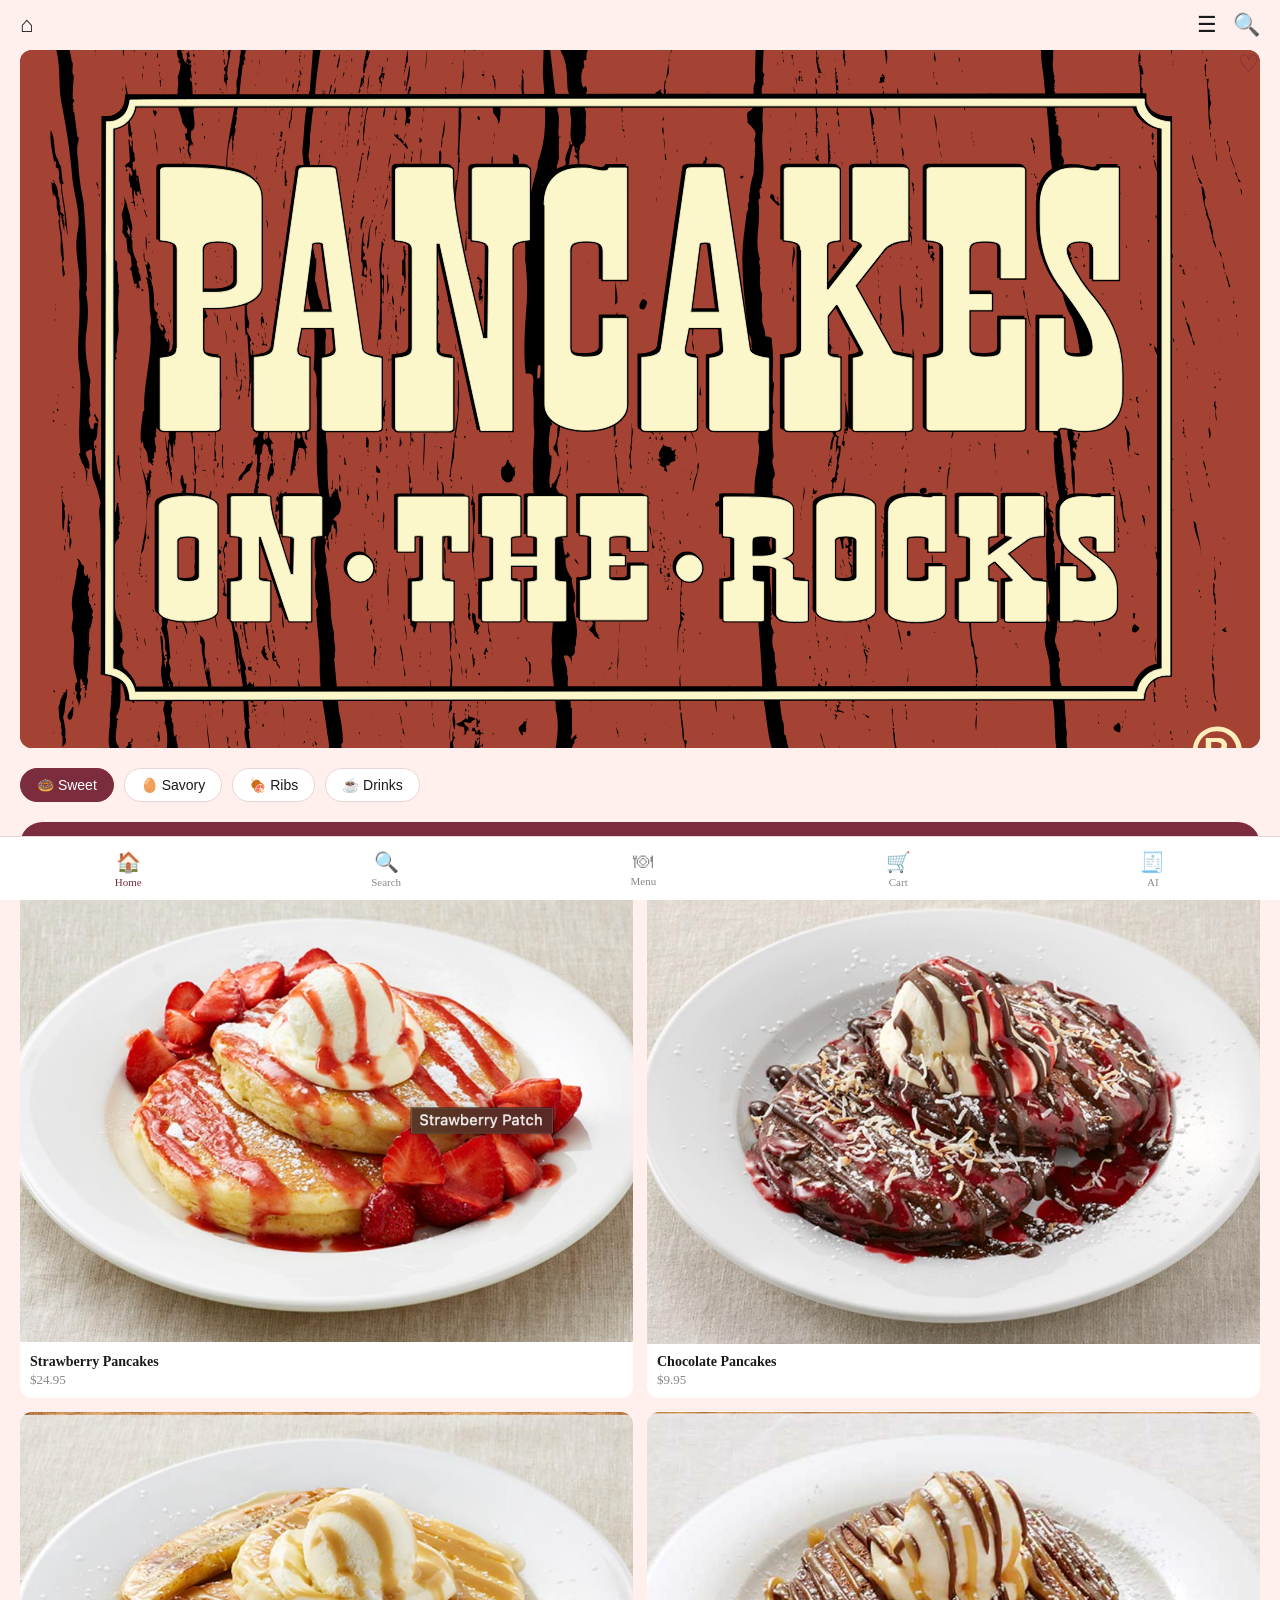
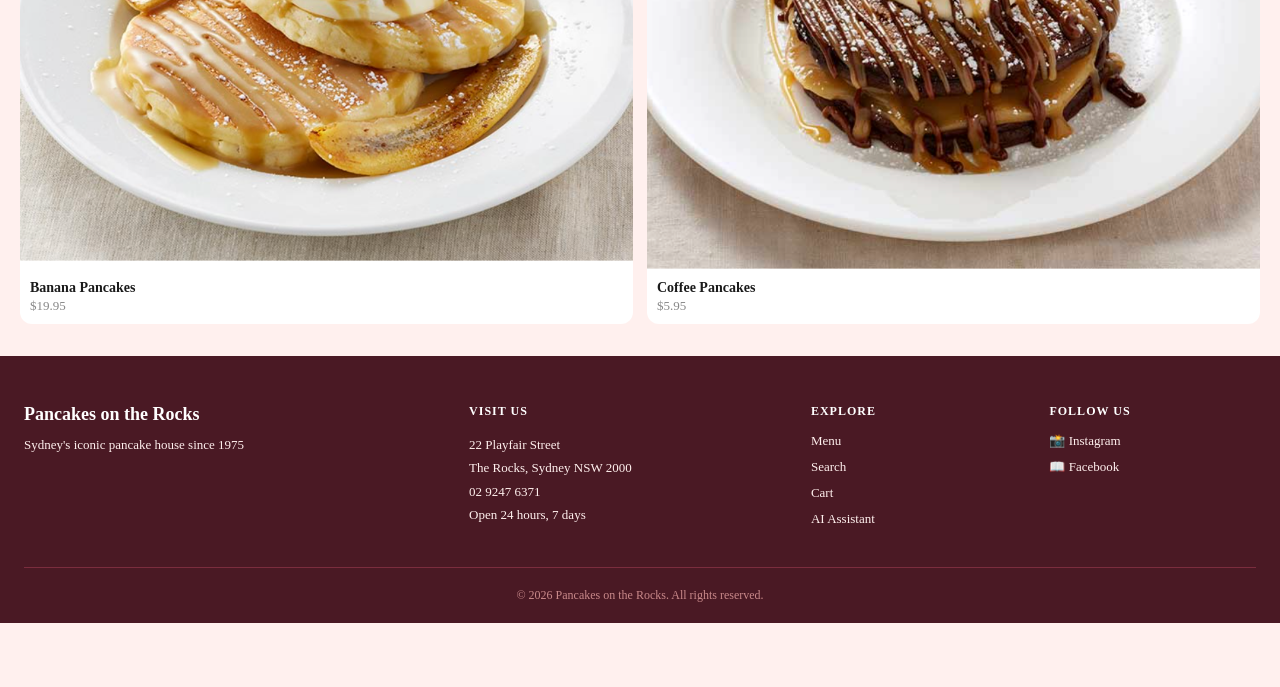
<file: index.html>
<!DOCTYPE html>
<html lang="en">
<head>
  <meta charset="UTF-8" />
  <meta name="viewport" content="width=device-width, initial-scale=1.0" />
  <title>Pancake On The Rocks</title>
  <link rel="stylesheet" href="css/style.css" />
</head>
<body>

  
  <!-- HEADER -->
  <header class="header">
    <a href="index.html" class="header__icon">&#8962;</a>
    <nav class="header__nav">
      <a href="#" class="header__icon" id="menu-toggle">&#9776;</a>
      <a href="Search.html" class="header__icon">&#128269;</a>
    </nav>
  </header>

  <div class="nav-drawer" id="nav-drawer">
    <a href="index.html" class="nav-drawer__link">Home</a>
    <a href="Menu.html" class="nav-drawer__link">Menu</a>
    <a href="Search.html" class="nav-drawer__link">Search</a>
    <a href="cart.html" class="nav-drawer__link">Cart</a>
    <a href="AI.html" class="nav-drawer__link">AI Assistant</a>
  </div>

  <!-- HERO SECTION -->
  <main class="main">

    <section class="hero">
      <!-- Wishlist -->
      <button class="hero__wishlist" aria-label="Add to wishlist">&#9825;</button>


      <!-- Hero banner image -->
      <div class="hero__banner">
        <img src="img/Poster.svg" alt="Pancake On The Rocks huge poster" />
      </div>
    </section>

    <!-- CATEGORY TABS -->
    <section class="categories">
      <div class="categories__scroll">
        <button class="category-btn category-btn--active">🍩 Sweet</button>
        <button class="category-btn">🥚 Savory</button>
        <button class="category-btn">🍖 Ribs</button>
        <button class="category-btn">☕ Drinks</button>
      </div>
    </section>

    <!-- VIEW FULL MENU BUTTON -->
    <div class="menu-button">
      <a href="Menu.html" class="btn btn--primary">VIEW FULL MENU</a>
    </div>

    <!-- FEATURED PRODUCTS GRID -->
    <section class="featured">
      <div class="product-grid">
        <a href="product.html?id=strawberry-pancakes" class="product-card">
          <img src="./img/strawberrypancake.png" alt="stawberry Pancakes" class="product-card__img" />
          <h3 class="product-card__name">Strawberry Pancakes</h3>
          <p class="product-card__price">$24.95</p>
        </a>
        

        <a href="product.html?id=chocolate-lava-cake" class="product-card">
          <img src="./img/chcolatelavacake.png" alt="Coffee Pancakes" class="product-card__img" />
          <h3 class="product-card__name">Chocolate Pancakes</h3>
          <p class="product-card__price">$9.95</p>
        </a>

        <a href="product.html?id=banana-pancake" class="product-card">
          <img src="./img/bananapancake.png" alt="Banana Pancakes" class="product-card__img" />
          <h3 class="product-card__name">Banana Pancakes</h3>
          <p class="product-card__price">$19.95</p>
        </a>

        <a href="product.html?id=coffee-pancake" class="product-card">
          <img src="./img/coffeepancake.png" alt="Coffee Pancakes" class="product-card__img" />
          <h3 class="product-card__name">Coffee Pancakes</h3>
          <p class="product-card__price">$5.95</p>
        </a>

      </div>
    </section>

  </main>

  <footer class="site-footer">
    <div class="site-footer__grid">

      <!-- Brand -->
      <div class="site-footer__brand">
        <p class="site-footer__brand-name">Pancakes on the Rocks</p>
        <p class="site-footer__slogan">Sydney's iconic pancake house since 1975</p>
      </div>

      <!-- Visit Us -->
      <div class="site-footer__col">
        <h3 class="site-footer__title">Visit Us</h3>
        <p class="site-footer__text">22 Playfair Street<br>The Rocks, Sydney NSW 2000</p>
        <p class="site-footer__text">02 9247 6371</p>
        <p class="site-footer__text">Open 24 hours, 7 days</p>
      </div>

      <!-- Explore -->
      <div class="site-footer__col">
        <h3 class="site-footer__title">Explore</h3>
        <nav class="site-footer__nav">
          <a href="Menu.html" class="site-footer__link">Menu</a>
          <a href="Search.html" class="site-footer__link">Search</a>
          <a href="cart.html" class="site-footer__link">Cart</a>
          <a href="AI.html" class="site-footer__link">AI Assistant</a>
        </nav>
      </div>

      <!-- Social -->
      <div class="site-footer__col">
        <h3 class="site-footer__title">Follow Us</h3>
        <div class="site-footer__social">
          <a href="#" class="site-footer__social-link">&#128248; Instagram</a>
          <a href="#" class="site-footer__social-link">&#128214; Facebook</a>
        </div>
      </div>

    </div>
    <div class="site-footer__copy">
      <p>&#169; 2026 Pancakes on the Rocks. All rights reserved.</p>
    </div>
  </footer>

  <!--BOTTOM NAVIGATION -->
  <nav class="bottom-nav">
    <a href="index.html" class="bottom-nav__item bottom-nav__item--active">
      <span class="bottom-nav__icon">&#127968;</span>
      <span class="bottom-nav__label">Home</span>
    </a>
    <a href="Search.html" class="bottom-nav__item">
      <span class="bottom-nav__icon">&#128269;</span>
      <span class="bottom-nav__label">Search</span>
    </a>
    <a href="Menu.html" class="bottom-nav__item">
      <span class="bottom-nav__icon">&#127869;</span>
      <span class="bottom-nav__label">Menu</span>
    </a>
    <a href="cart.html" class="bottom-nav__item">
      <span class="bottom-nav__icon">&#128722;</span>
      <span class="bottom-nav__label">Cart</span>
    </a>
    <a href="AI.html" class="bottom-nav__item">
      <span class="bottom-nav__icon">&#129534;</span>
      <span class="bottom-nav__label">AI</span>
    </a>
  </nav>
  <script>
    document.querySelectorAll('.category-btn').forEach(btn => {
      btn.addEventListener('click', () => {
        document.querySelectorAll('.category-btn').forEach(b => b.classList.remove('category-btn--active'));
        btn.classList.add('category-btn--active');
      });
    });
  </script>

  <script>
    // 汉堡菜单：点击按钮切换抽屉，点击抽屉外区域自动关闭
    const menuToggle = document.getElementById('menu-toggle');
    const navDrawer = document.getElementById('nav-drawer');

    // stopPropagation 防止点击按钮时事件冒泡到 document，导致抽屉刚开就被关
    menuToggle.addEventListener('click', (e) => {
      e.stopPropagation();
      navDrawer.classList.toggle('nav-drawer--open');
    });

    navDrawer.addEventListener('click', (e) => {
      e.stopPropagation();
    });

    document.addEventListener('click', () => {
      navDrawer.classList.remove('nav-drawer--open');
    });
  </script>

</body>
</html>
</file>
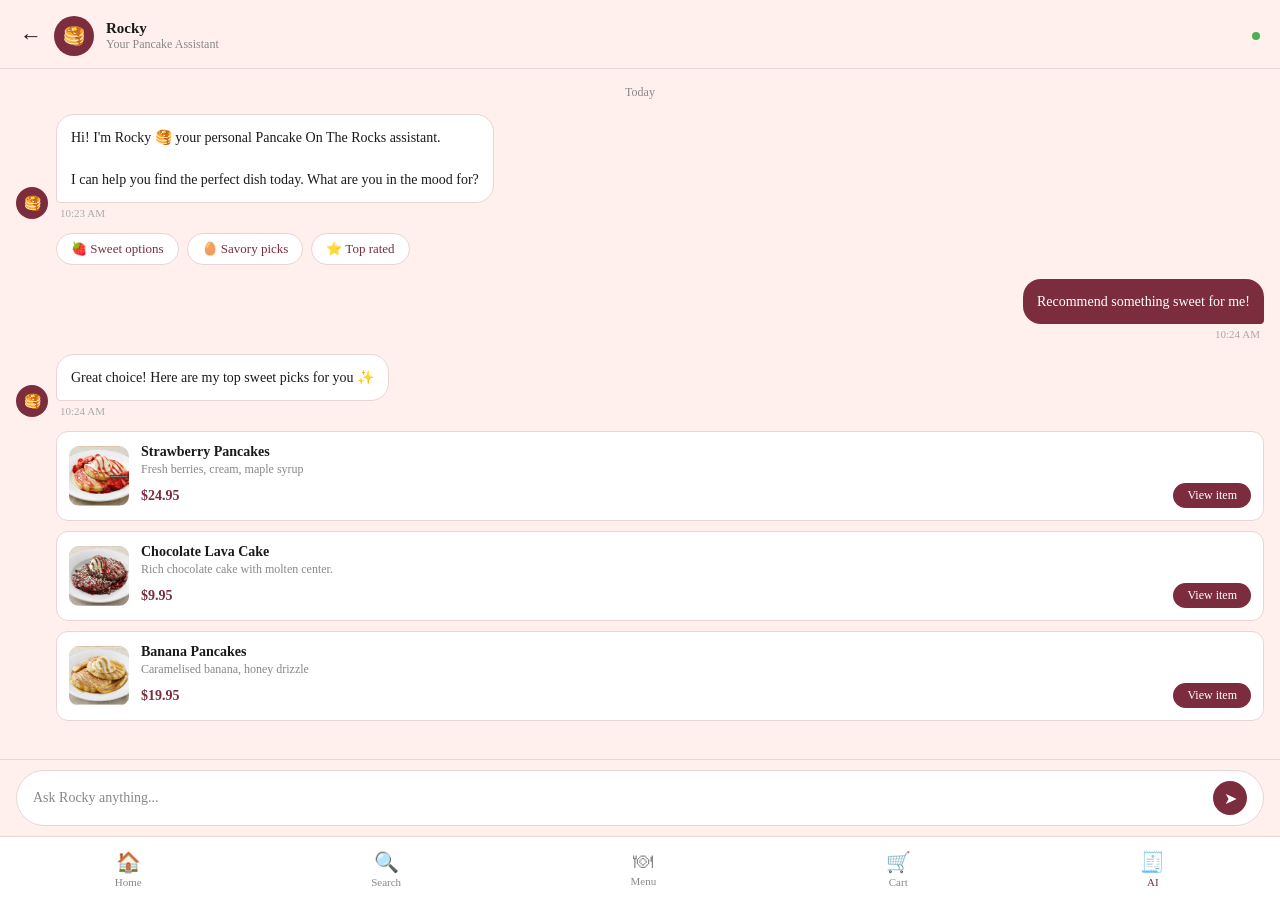
<file: AI.html>
<!DOCTYPE html>
<html lang="en">
<head>
  <meta charset="UTF-8" />
  <meta name="viewport" content="width=device-width, initial-scale=1.0" />
  <title>AI Assistant – Pancake On The Rocks</title>
  <link rel="stylesheet" href="css/style.css" />

</head>
<body class="ai-page">

  <!-- HEADER -->
  <header class="ai-header">
    <a href="index.html" class="ai-header__back">&#8592;</a>
    <div class="ai-header__avatar">🥞</div>
    <div class="ai-header__info">
      <p class="ai-header__name">Rocky</p>
      <p class="ai-header__subtitle">Your Pancake Assistant</p>
    </div>
    <div class="ai-header__status"></div>
  </header>

  <!-- CHAT AREA -->
  <main class="ai-messages" id="chatMessages">

    <p class="ai-messages__date">Today</p>

    <!-- Bot greeting -->
    <div class="msg msg--bot">
      <div class="msg__avatar">🥞</div>
      <div class="msg__content">
        <div class="msg__bubble msg__bubble--bot">
          Hi! I'm Rocky 🥞 your personal Pancake On The Rocks assistant.<br><br>
          I can help you find the perfect dish today. What are you in the mood for?
        </div>
        <p class="msg__time">10:23 AM</p>
      </div>
    </div>

    <!-- Quick reply chips -->
    <div class="quick-replies">
      <button class="quick-reply-btn" onclick="selectChip(this, 'sweet')">🍓 Sweet options</button>
      <button class="quick-reply-btn" onclick="selectChip(this, 'savory')">🥚 Savory picks</button>
      <button class="quick-reply-btn" onclick="selectChip(this, 'top')">⭐ Top rated</button>
    </div>

    <!-- User reply -->
    <div class="msg msg--user">
      <div class="msg__content">
        <div class="msg__bubble msg__bubble--user">Recommend something sweet for me!</div>
        <p class="msg__time">10:24 AM</p>
      </div>
    </div>

    <!-- Bot recommendation intro -->
    <div class="msg msg--bot">
      <div class="msg__avatar">🥞</div>
      <div class="msg__content">
        <div class="msg__bubble msg__bubble--bot">
          Great choice! Here are my top sweet picks for you ✨
        </div>
        <p class="msg__time">10:24 AM</p>
      </div>
    </div>

    <!-- Recommendation cards -->
    <div class="reco-list">

      <div class="reco-card">
        <img src="./img/strawberrypancake.png" alt="Strawberry Pancakes" class="reco-card__img" />
        <div class="reco-card__info">
          <p class="reco-card__name">Strawberry Pancakes</p>
          <p class="reco-card__desc">Fresh berries, cream, maple syrup</p>
          <div class="reco-card__footer">
            <span class="reco-card__price">$24.95</span>
            <a href="product.html?id=strawberry-pancakes" class="reco-card__btn">View item</a>
          </div>
        </div>
      </div>

      <div class="reco-card">
        <img src="./img/chcolatelavacake.png" alt="Chocolate Pancakes" class="reco-card__img" />
        <div class="reco-card__info">
          <p class="reco-card__name">Chocolate Lava Cake</p>
          <p class="reco-card__desc">Rich chocolate cake with molten center.</p>
          <div class="reco-card__footer">
            <span class="reco-card__price">$9.95</span>
            <a href="product.html?id=chocolate-lava-cake" class="reco-card__btn">View item</a>
          </div>
        </div>
      </div>

      <div class="reco-card">
        <img src="./img/bananapancake.png" alt="Banana Pancakes" class="reco-card__img" />
        <div class="reco-card__info">
          <p class="reco-card__name">Banana Pancakes</p>
          <p class="reco-card__desc">Caramelised banana, honey drizzle</p>
          <div class="reco-card__footer">
            <span class="reco-card__price">$19.95</span>
            <a href="product.html?id=banana-pancake" class="reco-card__btn">View item</a>
          </div>
        </div>
      </div>

    </div>

  </main>


   
  <!-- INPUT BAR -->
  <div class="ai-input-bar">
    <div class="ai-input-bar__inner">
      <input
        type="text"
        class="ai-input-bar__field"
        placeholder="Ask Rocky anything..."
        id="userInput"
      />
      <button class="ai-input-bar__send" onclick="handleSend()" aria-label="Send message">&#10148;</button>
    </div>
  </div>

  <!-- BOTTOM NAVIGATION -->
  <nav class="bottom-nav">
    <a href="index.html" class="bottom-nav__item">
      <span class="bottom-nav__icon">&#127968;</span>
      <span>Home</span>
    </a>
    <a href="Search.html" class="bottom-nav__item">
      <span class="bottom-nav__icon">&#128269;</span>
      <span>Search</span>
    </a>
    <a href="Menu.html" class="bottom-nav__item">
      <span class="bottom-nav__icon">&#127869;</span>
      <span>Menu</span>
    </a>
    <a href="cart.html" class="bottom-nav__item">
      <span class="bottom-nav__icon">&#128722;</span>
      <span>Cart</span>
    </a>
    <a href="AI.html" class="bottom-nav__item bottom-nav__item--active">
      <span class="bottom-nav__icon">&#129534;</span>
      <span>AI</span>
    </a>
  </nav>

  <script>
    /* Highlight a quick reply chip when tapped */
    function selectChip(btn, type) {
      document.querySelectorAll('.quick-reply-btn').forEach(b => b.classList.remove('quick-reply-btn--selected'));
      btn.classList.add('quick-reply-btn--selected');

      if (type === 'sweet') {
        botReply("I'd recommend our Strawberry Pancakes — fresh berries, whipped cream, and a drizzle of maple syrup. It's our most popular sweet dish! 🍓");
      } else if (type === 'savory') {
        botReply("For something savory, our Smoked Ribs are a fan favourite — slow-cooked and glazed in house sauce. 🍖 Pair it with a side salad!");
      } else if (type === 'top') {
        botReply("Our top rated dish right now is the Banana Pancakes — caramelised banana with honey drizzle. Customers love it! ⭐");
      }
    }

    /* Typing indicator bubble */
    function showTyping() {
      const chat = document.getElementById('chatMessages');
      const typing = document.createElement('div');
      typing.className = 'msg msg--bot';
      typing.id = 'typingIndicator';
      typing.innerHTML = `
        <div class="msg__avatar">🥞</div>
        <div class="msg__content">
          <div class="msg__bubble msg__bubble--bot" style="color:#888; font-style:italic;">Rocky is thinking…</div>
        </div>`;
      chat.appendChild(typing);
      chat.scrollTop = chat.scrollHeight;
    }

    function removeTyping() {
      const t = document.getElementById('typingIndicator');
      if (t) t.remove();
    }

    /* Add a bot reply bubble after a short delay */
    function botReply(text) {
      showTyping();
      setTimeout(() => {
        removeTyping();
        const chat = document.getElementById('chatMessages');
        const now = new Date().toLocaleTimeString([], { hour: '2-digit', minute: '2-digit' });
        const msg = document.createElement('div');
        msg.className = 'msg msg--bot';
        msg.innerHTML = `
          <div class="msg__avatar">🥞</div>
          <div class="msg__content">
            <div class="msg__bubble msg__bubble--bot">${text}</div>
            <p class="msg__time">${now}</p>
          </div>`;
        chat.appendChild(msg);
        chat.scrollTop = chat.scrollHeight;
      }, 1200);
    }

    /* Send a user message and trigger a canned bot reply */
    function handleSend() {
      const input = document.getElementById('userInput');
      const text = input.value.trim();
      if (!text) return;

      const chat = document.getElementById('chatMessages');
      const now = new Date().toLocaleTimeString([], { hour: '2-digit', minute: '2-digit' });

      const userMsg = document.createElement('div');
      userMsg.className = 'msg msg--user';
      userMsg.innerHTML = `
        <div class="msg__content">
          <div class="msg__bubble msg__bubble--user">${text}</div>
          <p class="msg__time">${now}</p>
        </div>`;
      chat.appendChild(userMsg);
      chat.scrollTop = chat.scrollHeight;
      input.value = '';

      /* Canned responses based on keywords */
      const lower = text.toLowerCase();
      if (lower.includes('sweet') || lower.includes('pancake')) {
        botReply("I'd recommend our Strawberry Pancakes — fresh berries, whipped cream, and a drizzle of maple syrup. It's our most popular sweet dish! 🍓");
      } else if (lower.includes('savory') || lower.includes('savoury') || lower.includes('rib')) {
        botReply("For something savory, our Smoked Ribs are a fan favourite — slow-cooked and glazed in house sauce. 🍖 Pair it with a side salad!");
      } else if (lower.includes('drink') || lower.includes('coffee')) {
        botReply("Our iced latte is the perfect match for pancakes. Made with single-origin espresso and oat milk! ☕");
      } else if (lower.includes('allerg') || lower.includes('gluten') || lower.includes('vegan')) {
        botReply("We have several allergen-friendly options! Please let our staff know when ordering and we'll take good care of you. 🌱");
      } else {
        botReply("That's a great question! I'm still learning, but our team would love to help. Feel free to call us or check the full menu. 😊");
      }
    }

    /* Allow pressing Enter to send */
    document.getElementById('userInput').addEventListener('keydown', function(e) {
      if (e.key === 'Enter') handleSend();
    });
  </script>

</body>
</html>
</file>
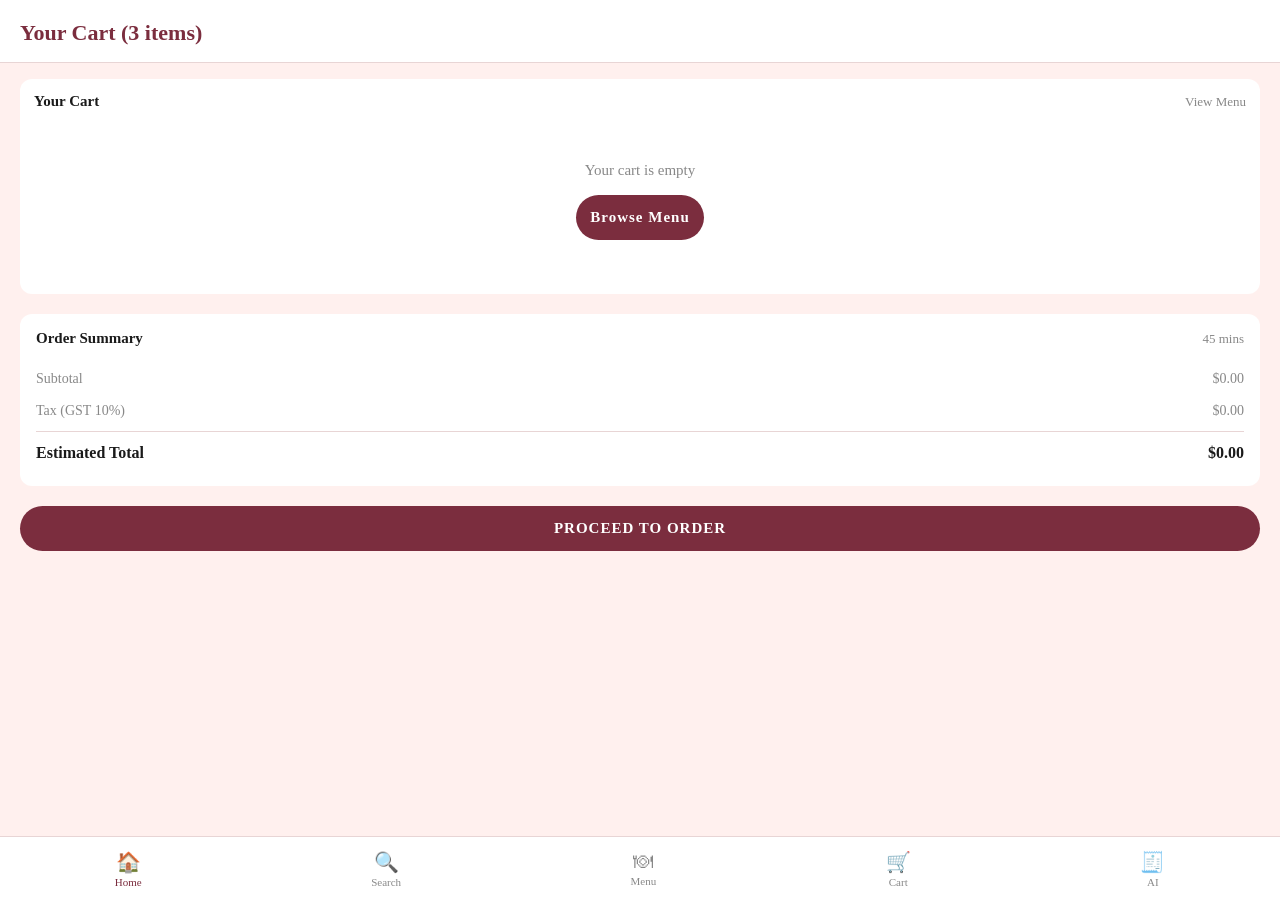
<file: cart.html>
<!DOCTYPE html>
<html lang="en">
<head>
  <meta charset="UTF-8" />
  <meta name="viewport" content="width=device-width, initial-scale=1.0" />
  <title>Your Cart – Pancake On The Rocks</title>
  <link rel="stylesheet" href="css/style.css" />
</head>
<body>

  <!-- PAGE TITLE -->
  <div class="cart-header">
    <h1 class="cart-header__title">Your Cart (3 items)</h1>
  </div>

  <main class="cart-main">

    <!-- CART ITEMS -->
    <div class="cart-section">
      <div class="cart-section__top">
        <span class="cart-section__label">Your Cart</span>
        <a href="Menu.html" class="cart-section__link">View Menu</a>
      </div>
    <!-- EMPTY CART -->
    <div class="cart-empty">
      <p class="cart-empty__text">Your cart is empty</p>
      <a href="Menu.html" class="btn btn--primary">Browse Menu</a>
    </div>

</div>


    <!-- ORDER SUMMARY -->
    <div class="order-summary">
      <div class="order-summary__header">
        <span class="order-summary__title">Order Summary</span>
        <span class="order-summary__time">45 mins</span>
      </div>

      <div class="order-summary__row">
        <span>Subtotal</span>
        <span id="summary-subtotal">$0.00</span>
      </div>
      <div class="order-summary__row">
        <span>Tax (GST 10%)</span>
        <span id="summary-tax">$0.00</span>
      </div>
      <div class="order-summary__row order-summary__row--total">
        <span>Estimated Total</span>
        <span id="summary-total">$0.00</span>
      </div>
    </div>

    <!-- PROCEED TO ORDER BUTTON -->
    <div class="cart-cta">
      <a href="checkout.html" class="btn btn--primary">PROCEED TO ORDER</a>
    </div>

  </main>

  
  <!--BOTTOM NAVIGATION -->
  <nav class="bottom-nav">
    <a href="index.html" class="bottom-nav__item bottom-nav__item--active">
      <span class="bottom-nav__icon">&#127968;</span>
      <span class="bottom-nav__label">Home</span>
    </a>
    <a href="Search.html" class="bottom-nav__item">
      <span class="bottom-nav__icon">&#128269;</span>
      <span class="bottom-nav__label">Search</span>
    </a>
    <a href="Menu.html" class="bottom-nav__item">
      <span class="bottom-nav__icon">&#127869;</span>
      <span class="bottom-nav__label">Menu</span>
    </a>
    <a href="cart.html" class="bottom-nav__item">
      <span class="bottom-nav__icon">&#128722;</span>
      <span class="bottom-nav__label">Cart</span>
    </a>
    <a href="AI.html" class="bottom-nav__item">
      <span class="bottom-nav__icon">&#129534;</span>
      <span class="bottom-nav__label">AI</span>
    </a>
  </nav>
  <script>
    // 从 localStorage 读取购物车数组
    const cart = JSON.parse(localStorage.getItem('cart')) || [];
    const cartEmpty = document.querySelector('.cart-empty');
    const cartSection = document.querySelector('.cart-section');
    const cartTitle = document.querySelector('.cart-header__title');

    // 购物车为空时显示空状态，否则渲染商品卡片
    if (cart.length === 0) {
      cartEmpty.style.display = '';
    } else {
      cartEmpty.style.display = 'none';
      cartTitle.textContent = `Your Cart (${cart.length} item${cart.length > 1 ? 's' : ''})`;

      cart.forEach((item, index) => {
        // 计算单件商品小计：(基础单价 + 配料加价总和) × 数量
        const extras = item.extras || [];
        const extrasTotal = extras.reduce((sum, e) => sum + e.price, 0);
        const itemSubtotal = (parseFloat(item.price) + extrasTotal) * item.quantity;

        const extrasHTML = extras.length > 0
          ? `<p class="cart-item__desc">${extras.map(e => `${e.name} +$${e.price.toFixed(2)}`).join(' · ')}</p>`
          : '';

        const card = document.createElement('div');
        card.className = 'cart-item';
        card.style.cursor = 'pointer';
        card.innerHTML = `
          <img src="${item.image}" alt="${item.name}" class="cart-item__img" />
          <div class="cart-item__info">
            <div class="cart-item__top">
              <span class="cart-item__name">${item.name}</span>
              <span class="cart-item__price">$${itemSubtotal.toFixed(2)}</span>
            </div>
            ${extrasHTML}
            <span class="cart-item__qty">Qty: ${item.quantity}</span>
          </div>
          <button class="cart-item__delete" aria-label="Remove item">&#10005;</button>
        `;

        // 点击卡片跳转到对应商品详情页（需要 item.id 存在）
        if (item.id) {
          card.addEventListener('click', () => {
            window.location.href = `product.html?id=${item.id}`;
          });
        }

        // 点击删除按钮：阻止冒泡，从数组中移除该项并刷新页面
        card.querySelector('.cart-item__delete').addEventListener('click', (e) => {
          e.stopPropagation();
          cart.splice(index, 1);
          localStorage.setItem('cart', JSON.stringify(cart));
          location.reload();
        });

        cartSection.appendChild(card);
      });
    }

    // 计算 Order Summary：subtotal、GST 10%、预估总价
    const subtotal = cart.reduce((sum, item) => {
      const extras = item.extras || [];
      const extrasTotal = extras.reduce((eSum, e) => eSum + e.price, 0);
      return sum + (parseFloat(item.price) + extrasTotal) * item.quantity;
    }, 0);
    const tax = subtotal * 0.1;
    const total = subtotal + tax;

    document.getElementById('summary-subtotal').textContent = '$' + subtotal.toFixed(2);
    document.getElementById('summary-tax').textContent = '$' + tax.toFixed(2);
    document.getElementById('summary-total').textContent = '$' + total.toFixed(2);
  </script>


</body>
</html>
</file>
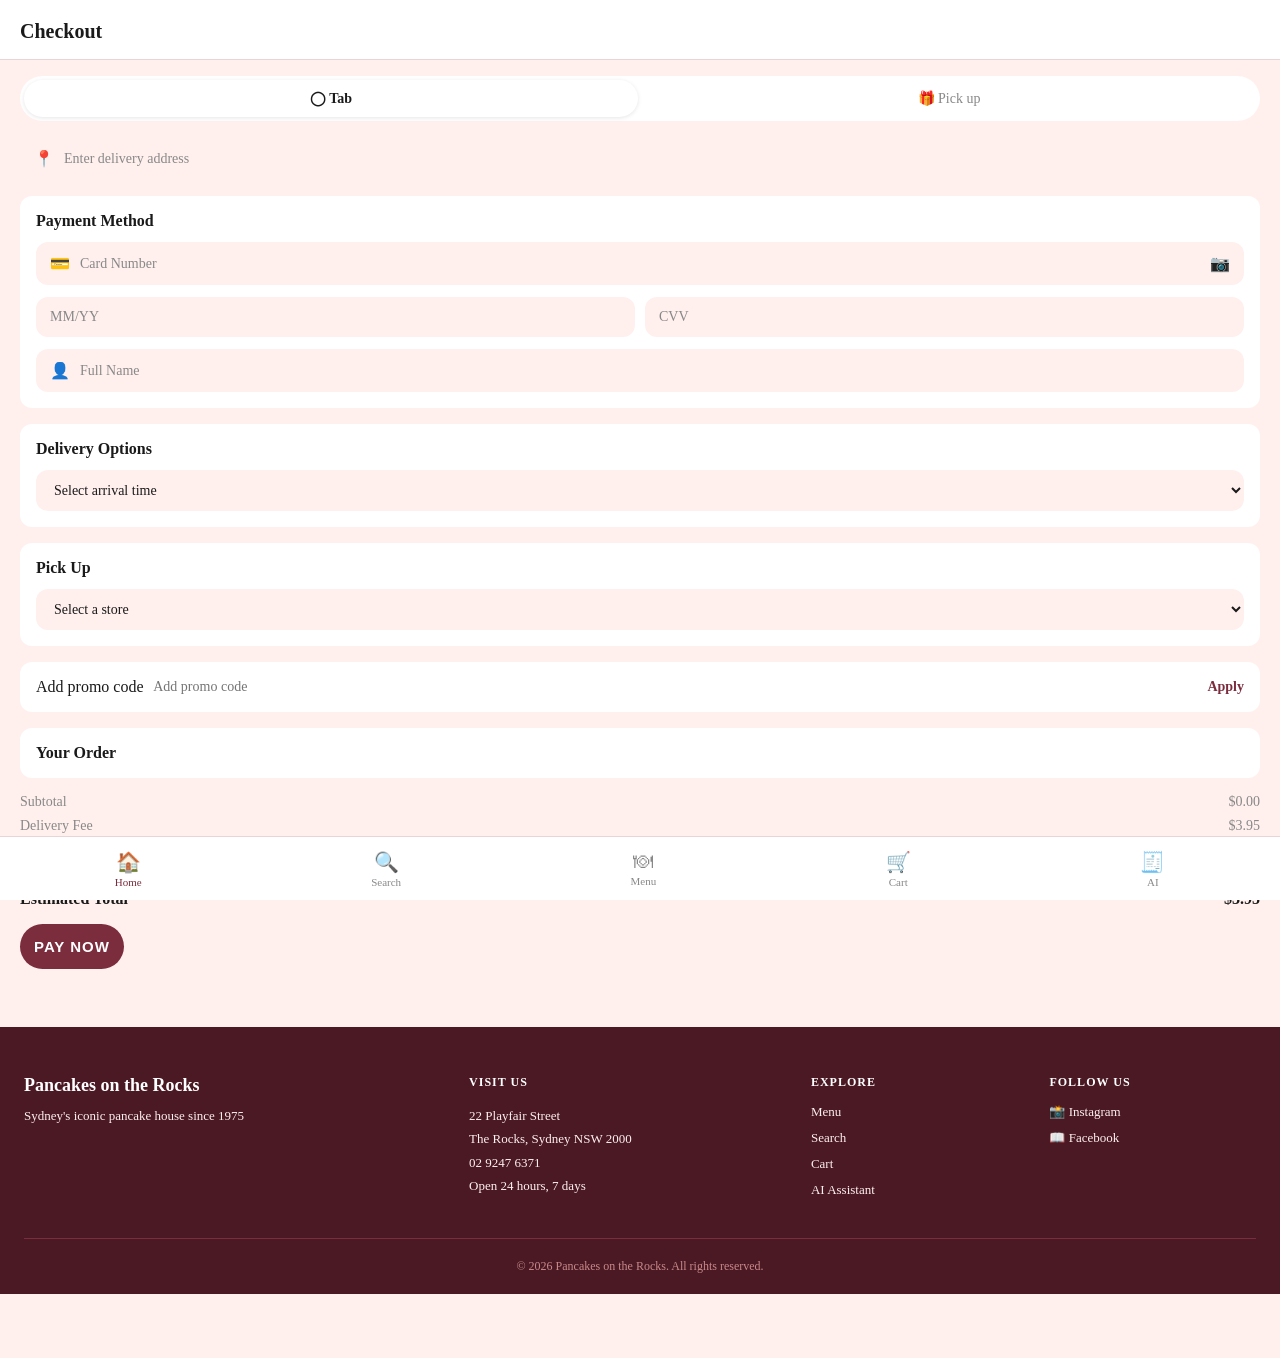
<file: checkout.html>
<!DOCTYPE html>
<html lang="en">
<head>
  <meta charset="UTF-8" />
  <meta name="viewport" content="width=device-width, initial-scale=1.0" />
  <title>Checkout – Pancake On The Rocks</title>
  <link rel="stylesheet" href="css/style.css" />
</head>
<body>

  <!-- PAGE TITLE -->
  <div class="checkout-header">
    <h1 class="checkout-header__title">Checkout</h1>
  </div>

  <main class="checkout-main">

    <!-- TAB / PICK UP TOGGLE -->
    <div class="checkout-toggle">
      <button class="toggle-btn toggle-btn--active">&#9711; Tab</button>
      <button class="toggle-btn">&#127873; Pick up</button>
    </div>

    <!-- DELIVERY ADDRESS -->
    <div class="input-row">
      <span class="input-row__icon">📍</span>
      <input type="text" class="input-row__field" placeholder="Enter delivery address" id="delivery-address" />
    </div>

    <!-- PAYMENT METHOD -->
    <div class="checkout-section">
      <h2 class="checkout-section__title">Payment Method</h2>

      <!-- Card Number -->
      <div class="input-row">
        <span class="input-row__icon">&#128179;</span>
        <input type="text" class="input-row__field" placeholder="Card Number" maxlength="19" id="card-number" />
        <span class="input-row__icon">&#128247;</span>
      </div>

      <!-- MM/YY and CVV side by side -->
      <div class="input-half-row">
        <input type="text" class="input-half" placeholder="MM/YY" maxlength="5" id="expiry" />
        <input type="text" class="input-half" placeholder="CVV" maxlength="3" id="cvv" />
      </div>

      <!-- Full Name -->
      <div class="input-row">
        <span class="input-row__icon">&#128100;</span>
        <input type="text" class="input-row__field" placeholder="Full Name" id="full-name" />
      </div>
    </div>

    <!-- DELIVERY OPTIONS -->
    <div class="checkout-section">
      <h2 class="checkout-section__title">Delivery Options</h2>
      <select class="delivery-select" id="delivery-time">
        <option value="">Select arrival time</option>
        <option value="5pm">Arrives by 5 PM</option>
        <option value="6pm">Arrives by 6 PM</option>
        <option value="7pm">Arrives by 7 PM</option>
        <option value="asap">As soon as possible</option>
      </select>
    </div>

    <!-- PICK UP -->
    <div class="checkout-section">
      <h2 class="checkout-section__title">Pick Up</h2>
      <select class="delivery-select" id="store-location">
        <option value="">Select a store</option>
        <option value="rocks">The Rocks – 22 Playfair St</option>
        <option value="cbd">Sydney CBD – 10 George St</option>
       <option value="surry">Surry Hills – 5 Crown St</option>
      </select>
    </div>

    <!-- PROMO CODE -->
    <div class="promo">
      <span class="promo__label">Add promo code      </span>
      <input type="text" class="promo-input" placeholder="   Add promo code" id="promo-code" />
      <button class="promo-apply-btn">Apply</button>
    </div>

    <!-- ORDER ITEMS -->
    <div class="checkout-section" id="checkout-items">
      <h2 class="checkout-section__title">Your Order</h2>
    </div>

    <!-- ORDER TOTAL -->
    <div class="checkout-total">
      <div class="checkout-total__row">
        <span>Subtotal</span>
        <span id="co-subtotal">$0.00</span>
      </div>
      <div class="checkout-total__row">
        <span>Delivery Fee</span>
        <span id="co-delivery">$3.95</span>
      </div>
      <div class="checkout-total__row">
        <span>Discount</span>
        <span id="co-discount">-$5.00</span>
      </div>
      <div class="checkout-total__row">
        <span>Tax (GST 10%)</span>
        <span id="co-tax">$0.00</span>
      </div>
      <div class="checkout-total__row checkout-total__row--bold">
        <span>Estimated Total</span>
        <span id="co-total">$0.00</span>
      </div>
    </div>

    <!-- PAY NOW BUTTON -->
    <div class="checkout-cta">
      <button class="btn btn--primary" id="pay-now">PAY NOW</button>
    </div>

  </main>

  <footer class="site-footer">
    <div class="site-footer__grid">
      <div class="site-footer__brand">
        <p class="site-footer__brand-name">Pancakes on the Rocks</p>
        <p class="site-footer__slogan">Sydney's iconic pancake house since 1975</p>
      </div>
      <div class="site-footer__col">
        <h3 class="site-footer__title">Visit Us</h3>
        <p class="site-footer__text">22 Playfair Street<br>The Rocks, Sydney NSW 2000</p>
        <p class="site-footer__text">02 9247 6371</p>
        <p class="site-footer__text">Open 24 hours, 7 days</p>
      </div>
      <div class="site-footer__col">
        <h3 class="site-footer__title">Explore</h3>
        <nav class="site-footer__nav">
          <a href="Menu.html" class="site-footer__link">Menu</a>
          <a href="Search.html" class="site-footer__link">Search</a>
          <a href="cart.html" class="site-footer__link">Cart</a>
          <a href="AI.html" class="site-footer__link">AI Assistant</a>
        </nav>
      </div>
      <div class="site-footer__col">
        <h3 class="site-footer__title">Follow Us</h3>
        <div class="site-footer__social">
          <a href="#" class="site-footer__social-link">&#128248; Instagram</a>
          <a href="#" class="site-footer__social-link">&#128214; Facebook</a>
        </div>
      </div>
    </div>
    <div class="site-footer__copy">
      <p>&#169; 2026 Pancakes on the Rocks. All rights reserved.</p>
    </div>
  </footer>

  <!--BOTTOM NAVIGATION -->
  <nav class="bottom-nav">
    <a href="index.html" class="bottom-nav__item bottom-nav__item--active">
      <span class="bottom-nav__icon">&#127968;</span>
      <span class="bottom-nav__label">Home</span>
    </a>
    <a href="Search.html" class="bottom-nav__item">
      <span class="bottom-nav__icon">&#128269;</span>
      <span class="bottom-nav__label">Search</span>
    </a>
    <a href="Menu.html" class="bottom-nav__item">
      <span class="bottom-nav__icon">&#127869;</span>
      <span class="bottom-nav__label">Menu</span>
    </a>
    <a href="cart.html" class="bottom-nav__item">
      <span class="bottom-nav__icon">&#128722;</span>
      <span class="bottom-nav__label">Cart</span>
    </a>
    <a href="AI.html" class="bottom-nav__item">
      <span class="bottom-nav__icon">&#129534;</span>
      <span class="bottom-nav__label">AI</span>
    </a>
  </nav>

  <script>
    // 从 localStorage 读取购物车数组
    const cart = JSON.parse(localStorage.getItem('cart')) || [];

    // 渲染订单商品列表（只读，不可删除）
    const itemsContainer = document.getElementById('checkout-items');
    cart.forEach(item => {
      const extras = item.extras || [];
      const extrasTotal = extras.reduce((sum, e) => sum + e.price, 0);
      const itemSubtotal = (parseFloat(item.price) + extrasTotal) * item.quantity;
      const extrasHTML = extras.length > 0
        ? `<p class="cart-item__desc">${extras.map(e => `${e.name} +$${e.price.toFixed(2)}`).join(' · ')}</p>`
        : '';

      const row = document.createElement('div');
      row.className = 'cart-item';
      row.innerHTML = `
        <img src="${item.image}" alt="${item.name}" class="cart-item__img" />
        <div class="cart-item__info">
          <div class="cart-item__top">
            <span class="cart-item__name">${item.name}</span>
            <span class="cart-item__price">$${itemSubtotal.toFixed(2)}</span>
          </div>
          ${extrasHTML}
          <span class="cart-item__qty">Qty: ${item.quantity}</span>
        </div>
      `;
      itemsContainer.appendChild(row);
    });

    // 计算结账汇总：subtotal + 配送费 + GST 10% - 折扣(subtotal ≥ $20 时 -$5)
    const subtotal = cart.reduce((sum, item) => {
      const extras = item.extras || [];
      const extrasTotal = extras.reduce((eSum, e) => eSum + e.price, 0);
      return sum + (parseFloat(item.price) + extrasTotal) * item.quantity;
    }, 0);
    const tax = subtotal * 0.1;
    const deliveryFee = 3.95;
    const discount = subtotal >= 20 ? 5.00 : 0;
    const total = subtotal + tax + deliveryFee - discount;

    document.getElementById('co-subtotal').textContent = '$' + subtotal.toFixed(2);
    document.getElementById('co-delivery').textContent = '$' + deliveryFee.toFixed(2);
    document.getElementById('co-discount').textContent = discount > 0 ? '-$' + discount.toFixed(2) : '$0.00';
    document.getElementById('co-tax').textContent = '$' + tax.toFixed(2);
    document.getElementById('co-total').textContent = '$' + total.toFixed(2);

    // 点击 PAY NOW：显示下单成功弹窗并清空购物车
    document.getElementById('pay-now').addEventListener('click', () => {
      const overlay = document.createElement('div');
      overlay.className = 'success-overlay';
      overlay.innerHTML = `
        <div class="success-modal">
          <div class="success-modal__icon">🥞</div>
          <h2 class="success-modal__title">Order Placed!</h2>
          <p class="success-modal__text">Your pancakes are on their way.<br>Estimated delivery: 45 mins.</p>
          <a href="index.html" class="success-modal__btn">Back to Home</a>
        </div>
      `;
      document.body.appendChild(overlay);
      localStorage.removeItem('cart');
    });
  </script>
</body>
</html>
</file>
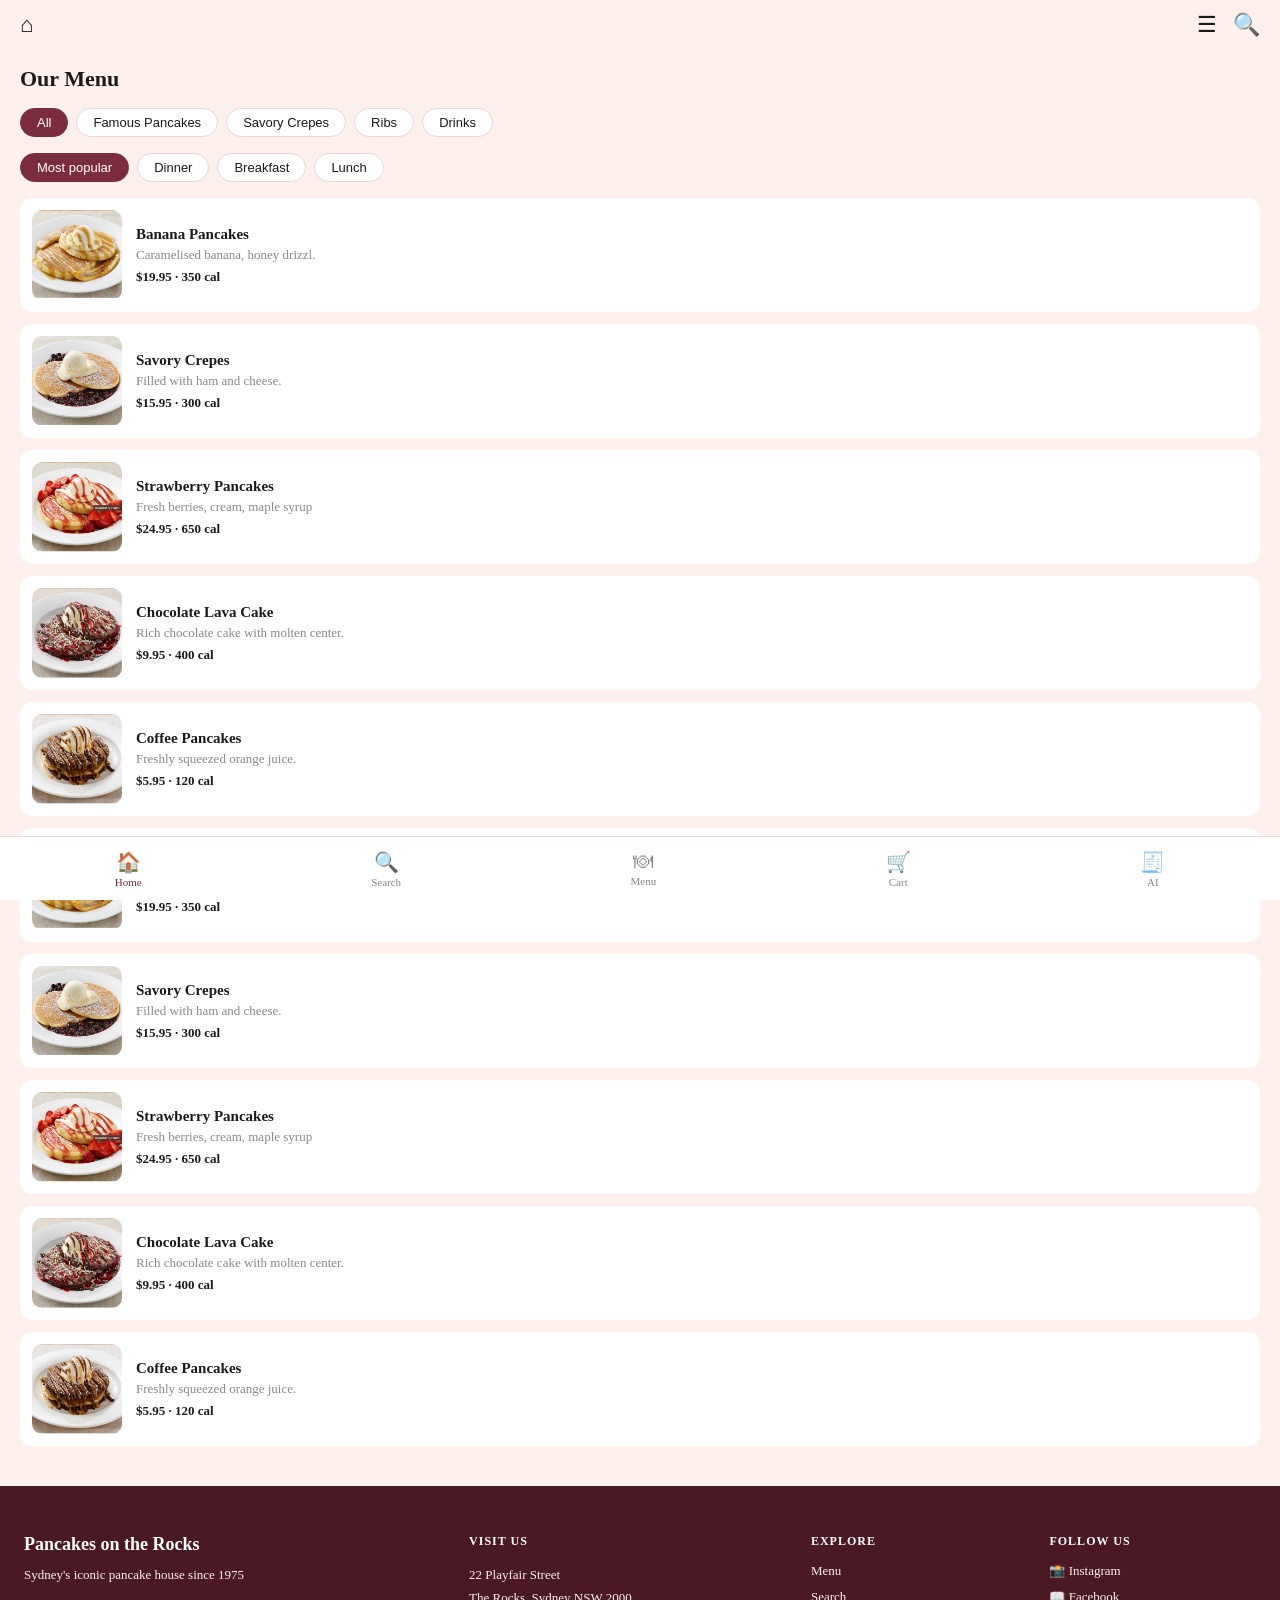
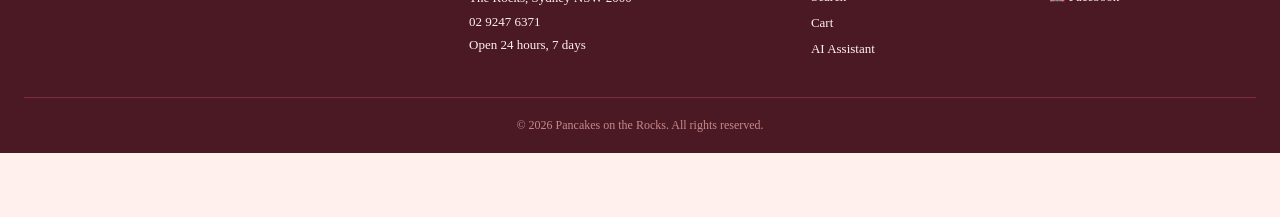
<file: Menu.html>
<!DOCTYPE html>
<html lang="en">
<head>
  <meta charset="UTF-8" />
  <meta name="viewport" content="width=device-width, initial-scale=1.0" />
  <title>Our Menu – Pancake On The Rocks</title>
  <link rel="stylesheet" href="css/style.css" />
</head>
<body>

  <!-- HEADER -->
  <header class="header">
    <a href="index.html" class="header__icon">&#8962;</a>
    <nav class="header__nav">
      <a href="#" class="header__icon" id="menu-toggle">&#9776;</a>
      <a href="Search.html" class="header__icon">&#128269;</a>
    </nav>
  </header>

  <div class="nav-drawer" id="nav-drawer">
    <a href="index.html" class="nav-drawer__link">Home</a>
    <a href="Menu.html" class="nav-drawer__link">Menu</a>
    <a href="Search.html" class="nav-drawer__link">Search</a>
    <a href="cart.html" class="nav-drawer__link">Cart</a>
    <a href="AI.html" class="nav-drawer__link">AI Assistant</a>
  </div>

  <main>

    <!-- PAGE TITLE -->
    <div class="menu-header">
      <h1 class="menu-title">Our Menu</h1>
    </div>

    <!-- FILTER ROW 1: Category -->
    <div class="filter-row">
      <button class="filter-btn filter-btn--active">All</button>
      <button class="filter-btn">Famous Pancakes</button>
      <button class="filter-btn">Savory Crepes</button>
      <button class="filter-btn">Ribs</button>
      <button class="filter-btn">Drinks</button>
    </div>

    <!-- FILTER ROW 2: Meal type -->
    <div class="filter-row filter-row--pill">
      <button class="pill-btn pill-btn--active">Most popular</button>
      <button class="pill-btn">Dinner</button>
      <button class="pill-btn">Breakfast</button>
      <button class="pill-btn">Lunch</button>
    </div>

    <!-- MENU ITEMS LIST -->
    <section class="menu-list">

      <a href="product.html?id=banana-pancake" class="menu-item">
        <img src="./img/bananapancake.png" alt="Banana Pancakes" class="menu-item__img" />
        <div class="menu-item__info">
          <h3 class="menu-item__name">Banana Pancakes</h3>
          <p class="menu-item__desc">Caramelised banana, honey drizzl.</p>
          <p class="menu-item__meta">$19.95 · 350 cal</p>
        </div>
      </a>

      <a href="product.html?id=savory-crepes" class="menu-item">
        <img src="./img/savorycrepes.png" alt="Savory Crepes" class="menu-item__img" />
        <div class="menu-item__info">
          <h3 class="menu-item__name">Savory Crepes</h3>
          <p class="menu-item__desc">Filled with ham and cheese.</p>
          <p class="menu-item__meta">$15.95 · 300 cal</p>
        </div>
      </a>

      <a href="product.html?id=strawberry-pancakes" class="menu-item">
        <img src="./img/strawberrypancake.png" alt="Strawberry Pancakes" class="menu-item__img" />
        <div class="menu-item__info">
          <h3 class="menu-item__name">Strawberry Pancakes</h3>
          <p class="menu-item__desc">Fresh berries, cream, maple syrup</p>
          <p class="menu-item__meta">$24.95 · 650 cal</p>
        </div>
      </a>

      <a href="product.html?id=chocolate-lava-cake" class="menu-item">
        <img src="./img/chcolatelavacake.png" alt="Chocolate Lava Cake" class="menu-item__img" />
        <div class="menu-item__info">
          <h3 class="menu-item__name">Chocolate Lava Cake</h3>
          <p class="menu-item__desc">Rich chocolate cake with molten center.</p>
          <p class="menu-item__meta">$9.95 · 400 cal</p>
        </div>
      </a>
      <a href="product.html?id=coffee-pancake" class="menu-item">
        <img src="./img/coffeepancake.png" alt="coffee pancake" class="menu-item__img" />
        <div class="menu-item__info">
          <h3 class="menu-item__name">Coffee Pancakes</h3>
          <p class="menu-item__desc">Freshly squeezed orange juice.</p>
          <p class="menu-item__meta">$5.95 · 120 cal</p>
        </div>
      </a>
      <a href="product.html?id=banana-pancake" class="menu-item">
        <img src="./img/bananapancake.png" alt="Banana Pancakes" class="menu-item__img" />
        <div class="menu-item__info">
          <h3 class="menu-item__name">Banana Pancakes</h3>
          <p class="menu-item__desc">Caramelised banana, honey drizzl.</p>
          <p class="menu-item__meta">$19.95 · 350 cal</p>
        </div>
      </a>

      <a href="product.html?id=savory-crepes" class="menu-item">
        <img src="./img/savorycrepes.png" alt="Savory Crepes" class="menu-item__img" />
        <div class="menu-item__info">
          <h3 class="menu-item__name">Savory Crepes</h3>
          <p class="menu-item__desc">Filled with ham and cheese.</p>
          <p class="menu-item__meta">$15.95 · 300 cal</p>
        </div>
      </a>

      <a href="product.html?id=strawberry-pancakes" class="menu-item">
        <img src="./img/strawberrypancake.png" alt="Strawberry Pancakes" class="menu-item__img" />
        <div class="menu-item__info">
          <h3 class="menu-item__name">Strawberry Pancakes</h3>
          <p class="menu-item__desc">Fresh berries, cream, maple syrup</p>
          <p class="menu-item__meta">$24.95 · 650 cal</p>
        </div>
      </a>

      <a href="product.html?id=chocolate-lava-cake" class="menu-item">
        <img src="./img/chcolatelavacake.png" alt="Chocolate Lava Cake" class="menu-item__img" />
        <div class="menu-item__info">
          <h3 class="menu-item__name">Chocolate Lava Cake</h3>
          <p class="menu-item__desc">Rich chocolate cake with molten center.</p>
          <p class="menu-item__meta">$9.95 · 400 cal</p>
        </div>
      </a>
      <a href="product.html?id=coffee-pancake" class="menu-item">
        <img src="./img/coffeepancake.png" alt="coffee pancake" class="menu-item__img" />
        <div class="menu-item__info">
          <h3 class="menu-item__name">Coffee Pancakes</h3>
          <p class="menu-item__desc">Freshly squeezed orange juice.</p>
          <p class="menu-item__meta">$5.95 · 120 cal</p>
        </div>
      </a>

    </section>

  </main>

  <footer class="site-footer">
    <div class="site-footer__grid">
      <div class="site-footer__brand">
        <p class="site-footer__brand-name">Pancakes on the Rocks</p>
        <p class="site-footer__slogan">Sydney's iconic pancake house since 1975</p>
      </div>
      <div class="site-footer__col">
        <h3 class="site-footer__title">Visit Us</h3>
        <p class="site-footer__text">22 Playfair Street<br>The Rocks, Sydney NSW 2000</p>
        <p class="site-footer__text">02 9247 6371</p>
        <p class="site-footer__text">Open 24 hours, 7 days</p>
      </div>
      <div class="site-footer__col">
        <h3 class="site-footer__title">Explore</h3>
        <nav class="site-footer__nav">
          <a href="Menu.html" class="site-footer__link">Menu</a>
          <a href="Search.html" class="site-footer__link">Search</a>
          <a href="cart.html" class="site-footer__link">Cart</a>
          <a href="AI.html" class="site-footer__link">AI Assistant</a>
        </nav>
      </div>
      <div class="site-footer__col">
        <h3 class="site-footer__title">Follow Us</h3>
        <div class="site-footer__social">
          <a href="#" class="site-footer__social-link">&#128248; Instagram</a>
          <a href="#" class="site-footer__social-link">&#128214; Facebook</a>
        </div>
      </div>
    </div>
    <div class="site-footer__copy">
      <p>&#169; 2026 Pancakes on the Rocks. All rights reserved.</p>
    </div>
  </footer>

 <!--BOTTOM NAVIGATION -->
  <nav class="bottom-nav">
    <a href="index.html" class="bottom-nav__item bottom-nav__item--active">
      <span class="bottom-nav__icon">&#127968;</span>
      <span class="bottom-nav__label">Home</span>
    </a>
    <a href="Search.html" class="bottom-nav__item">
      <span class="bottom-nav__icon">&#128269;</span>
      <span class="bottom-nav__label">Search</span>
    </a>
    <a href="Menu.html" class="bottom-nav__item">
      <span class="bottom-nav__icon">&#127869;</span>
      <span class="bottom-nav__label">Menu</span>
    </a>
    <a href="cart.html" class="bottom-nav__item">
      <span class="bottom-nav__icon">&#128722;</span>
      <span class="bottom-nav__label">Cart</span>
    </a>
    <a href="AI.html" class="bottom-nav__item">
      <span class="bottom-nav__icon">&#129534;</span>
      <span class="bottom-nav__label">AI</span>
    </a>
  </nav>

  <script>
    // 分类过滤按钮：高亮当前选中项（视觉效果，未实现实际筛选）
    document.querySelectorAll('.filter-btn').forEach(btn => {
      btn.addEventListener('click', () => {
        document.querySelectorAll('.filter-btn').forEach(b => b.classList.remove('filter-btn--active'));
        btn.classList.add('filter-btn--active');
      });
    });

    document.querySelectorAll('.pill-btn').forEach(btn => {
      btn.addEventListener('click', () => {
        document.querySelectorAll('.pill-btn').forEach(b => b.classList.remove('pill-btn--active'));
        btn.classList.add('pill-btn--active');
      });
    });
  </script>

  <script>
    // 汉堡菜单：点击按钮切换抽屉，点击抽屉外区域自动关闭
    const menuToggle = document.getElementById('menu-toggle');
    const navDrawer = document.getElementById('nav-drawer');

    menuToggle.addEventListener('click', (e) => {
      e.stopPropagation();
      navDrawer.classList.toggle('nav-drawer--open');
    });

    navDrawer.addEventListener('click', (e) => {
      e.stopPropagation();
    });

    document.addEventListener('click', () => {
      navDrawer.classList.remove('nav-drawer--open');
    });
  </script>

</body>
</html>
</file>
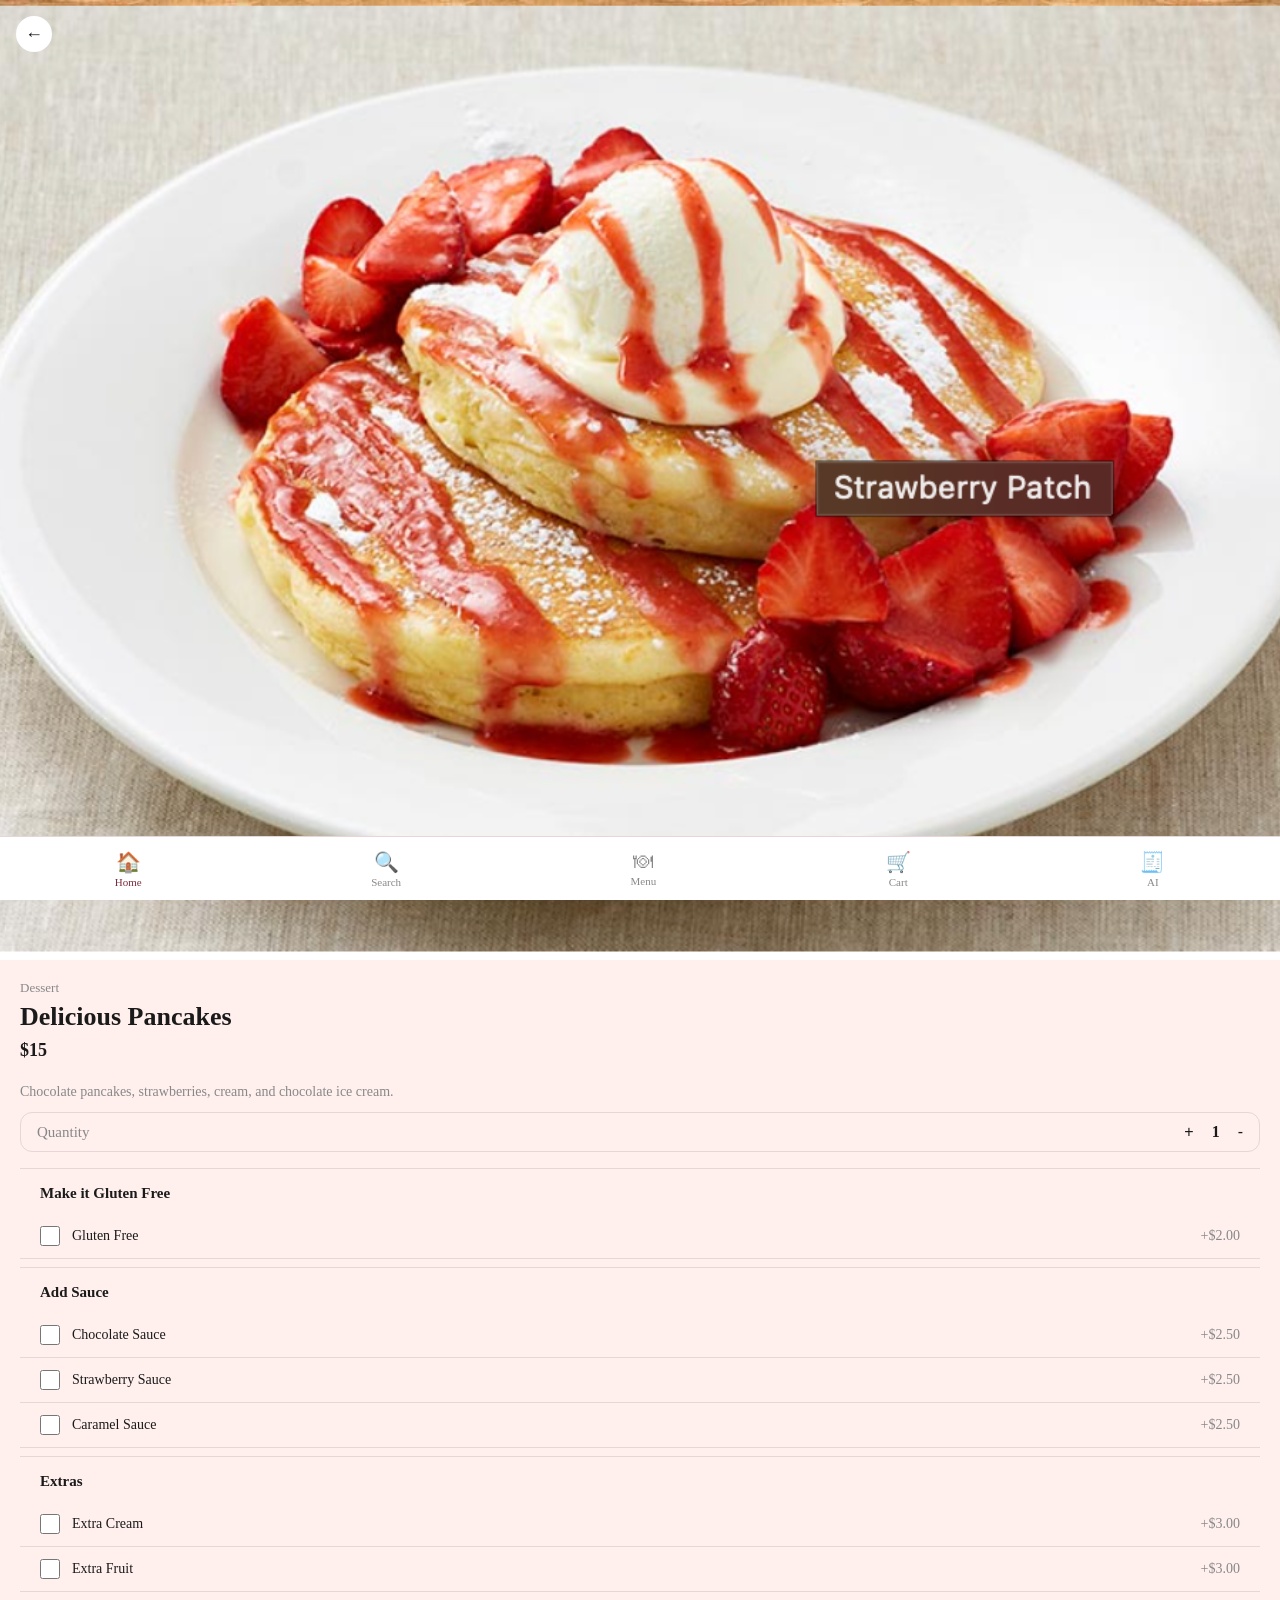
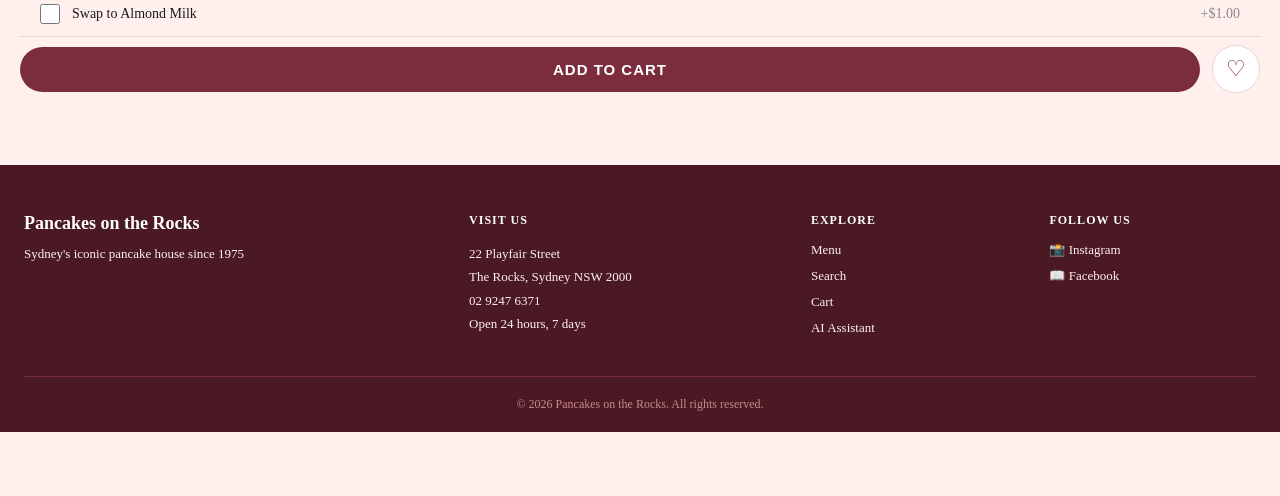
<file: product.html>
<!DOCTYPE html>
<html lang="en">
<head>
  <meta charset="UTF-8" />
  <meta name="viewport" content="width=device-width, initial-scale=1.0" />
  <title>Product – Pancake On The Rocks</title>
  <link rel="stylesheet" href="css/style.css" />
</head>
<body>

  <!-- PRODUCT IMAGE -->
  <div class="product-hero">
    <img src="./img/strawberrypancake.png" alt="Product Image" class="product-hero__img" />
    <!-- Back button -->
    <a onclick="history.back()" class="product-hero__back">&#8592;</a>
  </div>

  <main class="product-detail">

    <!-- CATEGORY -->
    <p class="product-detail__category">Dessert</p>

    <!-- NAME & PRICE -->
    <h1 class="product-detail__name">Delicious Pancakes</h1>
    <p class="product-detail__price">$15</p>

    <!-- DESCRIPTION -->
    <p class="product-detail__desc">Chocolate pancakes, strawberries, cream, and chocolate ice cream.</p>

    <!-- QUANTITY -->
    <div class="quantity-row">
      <span class="quantity-row__label">Quantity</span>
      <div class="quantity-row__controls">
        <button class="quantity-btn" id="increase">+</button>
        <span class="quantity-row__number" id="quantity">1</span>
        <button class="quantity-btn" id="decrease">-</button>
      </div>
    </div>
    
    <!-- CUSTOMISATION OPTIONS -->

    <!-- Make it Gluten Free -->
    <div class="custom-section">
      <h3 class="custom-section__title">Make it Gluten Free</h3>
      <label class="custom-option">
        <input type="checkbox" class="custom-checkbox" data-price="2" />
        <span class="custom-option__name">Gluten Free</span>
        <span class="custom-option__price">+$2.00</span>
      </label>
    </div>

    <!-- Add Sauce -->
    <div class="custom-section">
      <h3 class="custom-section__title">Add Sauce</h3>
      <label class="custom-option">
        <input type="checkbox" class="custom-checkbox" data-price="2.50" />
        <span class="custom-option__name">Chocolate Sauce</span>
        <span class="custom-option__price">+$2.50</span>
      </label>
      <label class="custom-option">
        <input type="checkbox" class="custom-checkbox" data-price="2.50" />
        <span class="custom-option__name">Strawberry Sauce</span>
        <span class="custom-option__price">+$2.50</span>
      </label>
      <label class="custom-option">
        <input type="checkbox" class="custom-checkbox" data-price="2.50" />
        <span class="custom-option__name">Caramel Sauce</span>
        <span class="custom-option__price">+$2.50</span>
      </label>
    </div>

    <!-- Extras -->
    <div class="custom-section">
      <h3 class="custom-section__title">Extras</h3>
      <label class="custom-option">
        <input type="checkbox" class="custom-checkbox" data-price="3" />
        <span class="custom-option__name">Extra Cream</span>
        <span class="custom-option__price">+$3.00</span>
      </label>
      <label class="custom-option">
        <input type="checkbox" class="custom-checkbox" data-price="3" />
        <span class="custom-option__name">Extra Fruit</span>
        <span class="custom-option__price">+$3.00</span>
      </label>
      <label class="custom-option">
        <input type="checkbox" class="custom-checkbox" data-price="1" />
        <span class="custom-option__name">Swap to Almond Milk</span>
        <span class="custom-option__price">+$1.00</span>
      </label>
    </div>

    
    <!-- ADD TO CART + WISHLIST -->
    <div class="cart-row">
      <button class="btn btn--primary cart-row__btn" id="add-to-cart">ADD TO CART</button>
      <button class="wishlist-btn" aria-label="Add to wishlist">&#9825;</button>
    </div>

  </main>

  <footer class="site-footer">
    <div class="site-footer__grid">
      <div class="site-footer__brand">
        <p class="site-footer__brand-name">Pancakes on the Rocks</p>
        <p class="site-footer__slogan">Sydney's iconic pancake house since 1975</p>
      </div>
      <div class="site-footer__col">
        <h3 class="site-footer__title">Visit Us</h3>
        <p class="site-footer__text">22 Playfair Street<br>The Rocks, Sydney NSW 2000</p>
        <p class="site-footer__text">02 9247 6371</p>
        <p class="site-footer__text">Open 24 hours, 7 days</p>
      </div>
      <div class="site-footer__col">
        <h3 class="site-footer__title">Explore</h3>
        <nav class="site-footer__nav">
          <a href="Menu.html" class="site-footer__link">Menu</a>
          <a href="Search.html" class="site-footer__link">Search</a>
          <a href="cart.html" class="site-footer__link">Cart</a>
          <a href="AI.html" class="site-footer__link">AI Assistant</a>
        </nav>
      </div>
      <div class="site-footer__col">
        <h3 class="site-footer__title">Follow Us</h3>
        <div class="site-footer__social">
          <a href="#" class="site-footer__social-link">&#128248; Instagram</a>
          <a href="#" class="site-footer__social-link">&#128214; Facebook</a>
        </div>
      </div>
    </div>
    <div class="site-footer__copy">
      <p>&#169; 2026 Pancakes on the Rocks. All rights reserved.</p>
    </div>
  </footer>

  <!--BOTTOM NAVIGATION -->
  <nav class="bottom-nav">
    <a href="index.html" class="bottom-nav__item bottom-nav__item--active">
      <span class="bottom-nav__icon">&#127968;</span>
      <span class="bottom-nav__label">Home</span>
    </a>
    <a href="Search.html" class="bottom-nav__item">
      <span class="bottom-nav__icon">&#128269;</span>
      <span class="bottom-nav__label">Search</span>
    </a>
    <a href="Menu.html" class="bottom-nav__item">
      <span class="bottom-nav__icon">&#127869;</span>
      <span class="bottom-nav__label">Menu</span>
    </a>
    <a href="cart.html" class="bottom-nav__item">
      <span class="bottom-nav__icon">&#128722;</span>
      <span class="bottom-nav__label">Cart</span>
    </a>
    <a href="AI.html" class="bottom-nav__item">
      <span class="bottom-nav__icon">&#129534;</span>
      <span class="bottom-nav__label">AI</span>
    </a>
  </nav>


  <script>
    // 从 URL 参数读取商品 id，动态渲染对应商品详情
    const params = new URLSearchParams(window.location.search);
    const productId = params.get('id');
    const products = {
      'strawberry-pancakes': {
        name: 'Strawberry Pancakes',
        price: 24.95,
        desc: 'Fluffy pancakes with maple syrup.',
        image: './img/strawberrypancake.png'
      },
      'banana-pancake': {
        name: 'Banana Pancakes',
        price: 19.95,
        desc: 'Fluffy pancakes with maple syrup.',
        image: './img/bananapancake.png'
      },
      'savory-crepes': {
        name: 'Savory Crepes',
        price: 15.95,
        desc: 'Filled with ham and cheese.',
        image: './img/savorycrepes.png'
      },
      'chocolate-lava-cake': {
        name: 'Chocolate Lava Cake',
        price: 9.95,
        desc: 'Rich chocolate cake with molten center.',
        image: './img/chcolatelavacake.png'
      },
      'coffee-pancake': {
        name: 'Coffee Pancakes',
        price: '5.95',
        desc: 'Freshly squeezed orange juice.',
        image: './img/coffeepancake.png'
      }
    };

    // 将商品数据填入页面各元素
    const product = products[productId];
    document.querySelector('.product-detail__name').textContent = product.name;
    document.querySelector('.product-detail__price').textContent = '$' + product.price;
    document.querySelector('.product-detail__desc').textContent = product.desc;
    document.querySelector('.product-hero__img').src = product.image;


    // 数量加减按钮
    let quantity = 1;
    const increaseBtn = document.querySelector('#increase')
    const quantityDisplay = document.querySelector('#quantity')
    const decreaseBtn = document.querySelector('#decrease')

    increaseBtn.addEventListener('click', () => {
      quantity ++;
      quantityDisplay.textContent = quantity;
    })
    decreaseBtn.addEventListener('click', () => {
      if (quantity > 1){
        quantity --;
        quantityDisplay.textContent = quantity;
      }
    })

    // 加入购物车：收集已勾选的配料，连同商品信息一起写入 localStorage
    const atcBtn = document.querySelector('#add-to-cart');
    atcBtn.addEventListener('click', () => {
      const extras = [];
      document.querySelectorAll('.custom-checkbox').forEach(cb => {
        if (cb.checked) {
          extras.push({
            name: cb.closest('label').querySelector('.custom-option__name').textContent,
            price: parseFloat(cb.dataset.price)
          });
        }
      });

      const cartItem = {
        id: productId,
        name: product.name,
        price: product.price,   // 基础单价，不含配料
        quantity: quantity,
        image: product.image,
        extras: extras
      };

      let cart = JSON.parse(localStorage.getItem('cart')) || [];
      cart.push(cartItem);
      localStorage.setItem('cart', JSON.stringify(cart));

      window.location.href = 'cart.html';
    });

    // 实时计价：(基础单价 + 配料加价总和) × 数量
    const basePrice = product.price;
    const priceDisplay = document.querySelector('.product-detail__price');

    function updatePrice() {
      let extrasTotal = 0;
      document.querySelectorAll('.custom-checkbox').forEach(cb => {
        if (cb.checked) {
          extrasTotal += parseFloat(cb.dataset.price);
        }
      });
      const total = (basePrice + extrasTotal) * quantity;
      priceDisplay.textContent = '$' + total.toFixed(2);
    }

    // 勾选配料或改变数量时重新计价
    document.querySelectorAll('.custom-checkbox').forEach(cb => {
      cb.addEventListener('change', updatePrice);
    });
    increaseBtn.addEventListener('click', updatePrice);
    decreaseBtn.addEventListener('click', updatePrice);
    updatePrice();
    
  
  </script>
</body>
</html>
</file>
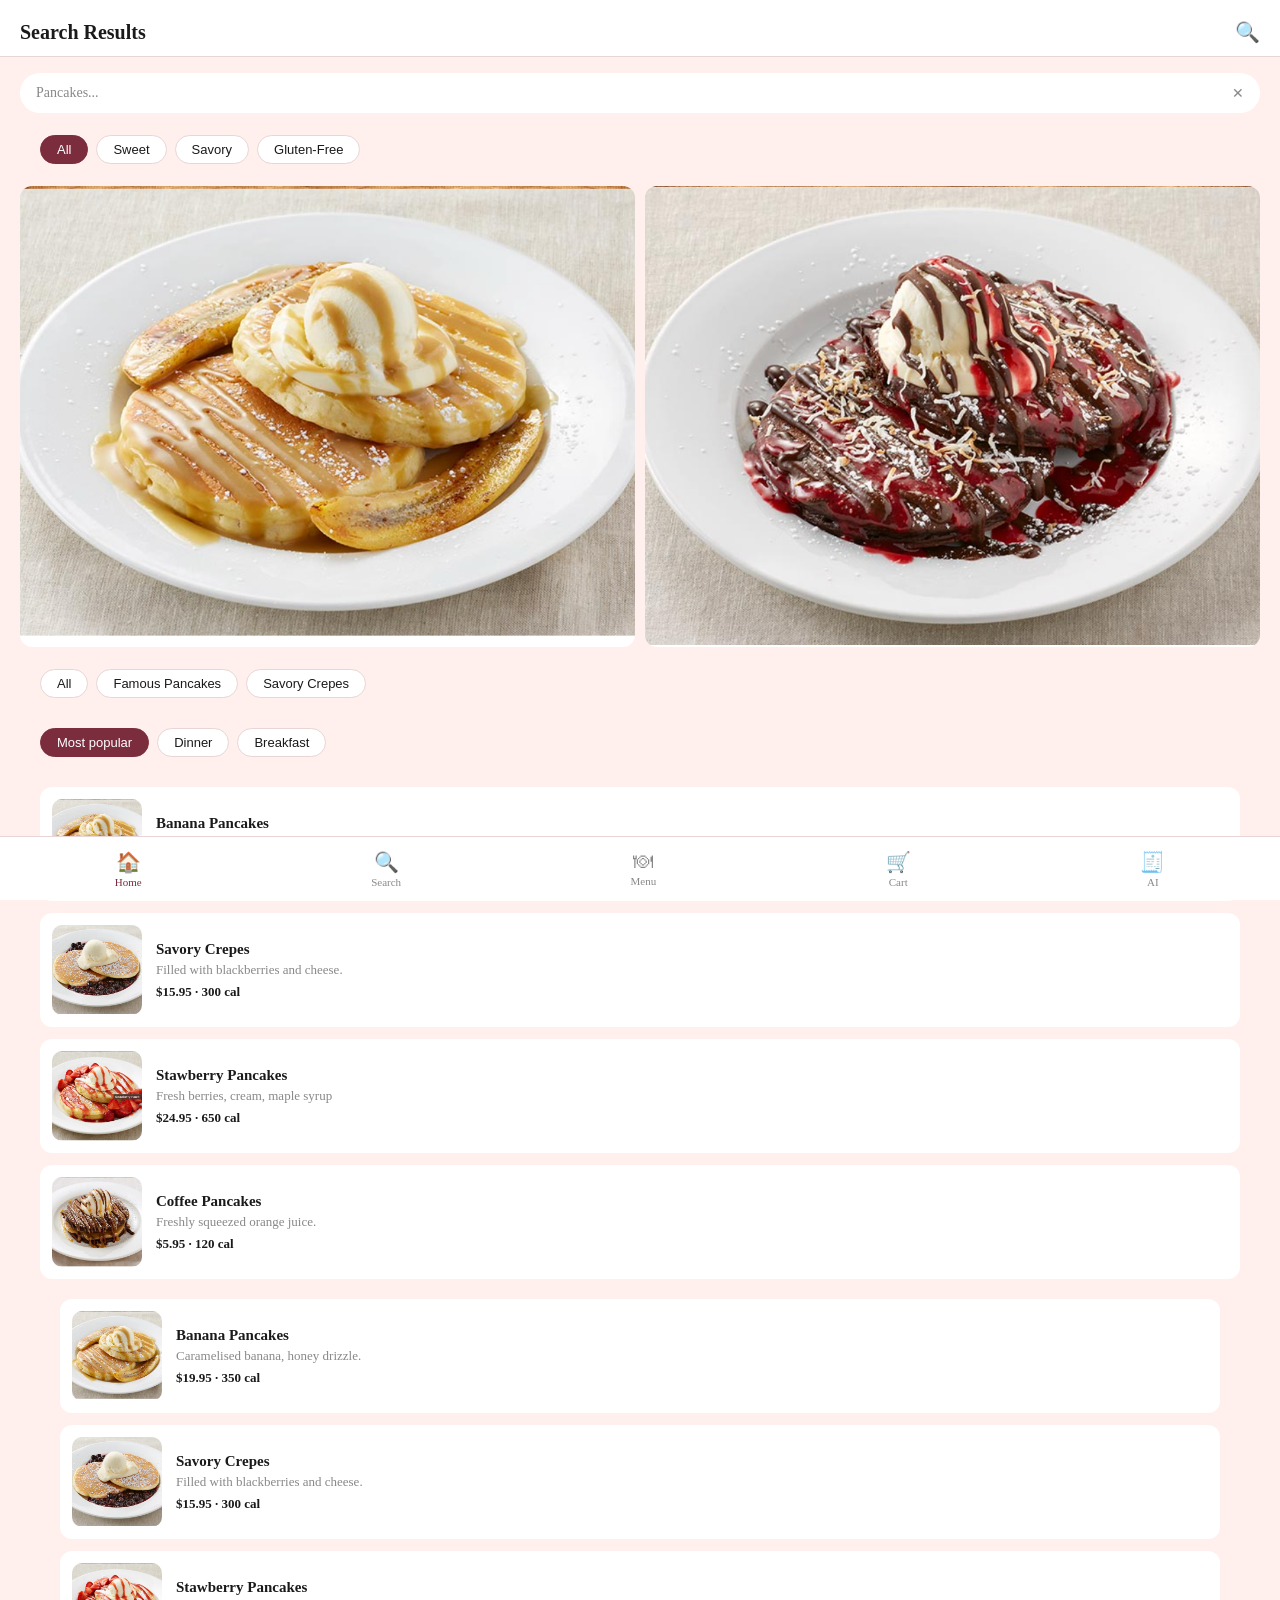
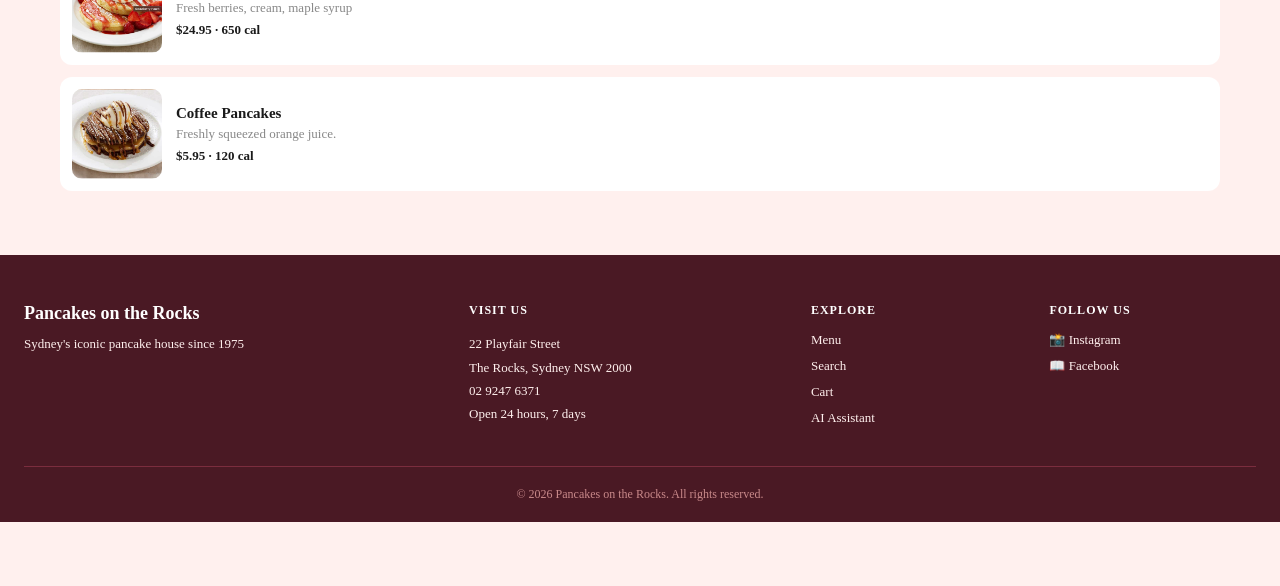
<file: Search.html>
<!DOCTYPE html>
<html lang="en">
<head>
  <meta charset="UTF-8" />
  <meta name="viewport" content="width=device-width, initial-scale=1.0" />
  <title>Search – Pancake On The Rocks</title>
  <link rel="stylesheet" href="css/style.css" />
</head>
<body>

  <!-- PAGE TITLE -->
  <div class="search-header">
    <h1 class="search-header__title">Search Results</h1>
    <span class="search-header__icon">&#128269;</span>
  </div>

  <main class="search-main">

    <!-- SEARCH BAR -->
    <div class="search-bar">
      <input type="text" class="search-bar__input" placeholder="Pancakes..." id="search-input" />
      <button class="search-bar__clear" id="clear-search">&#10005;</button>
    </div>

    <!-- FILTER PILLS -->
    <div class="filter-row">
      <button class="filter-btn filter-btn--active">All</button>
      <button class="filter-btn">Sweet</button>
      <button class="filter-btn">Savory</button>
      <button class="filter-btn">Gluten-Free</button>
    </div>

    <!-- IMAGE GRID (2 featured images) -->
    <div class="search-grid">
      <a href="product.html?id=banana-pancake" class="search-grid__item">
        <img src="./img/bananapancake.png" alt="Banana Pancakes" />
      </a>
      <a href="product.html?id=chocolate-lava-cake" class="search-grid__item search-grid__item--tall">
        <img src="./img/chcolatelavacake.png" alt="Chocolate Lava Cake" />
      </a>
    </div>

    <!-- FILTER ROW 2 -->
    <div class="filter-row">
      <button class="filter-btn">All</button>
      <button class="filter-btn">Famous Pancakes</button>
      <button class="filter-btn">Savory Crepes</button>
    </div>

    <!-- FILTER ROW 3 -->
    <div class="filter-row filter-row--pill">
      <button class="pill-btn pill-btn--active">Most popular</button>
      <button class="pill-btn">Dinner</button>
      <button class="pill-btn">Breakfast</button>
    </div>

    <!-- SEARCH RESULTS LIST -->
    <section class="menu-list">

      <a href="product.html?id=banana-pancake" class="menu-item">
        <img src="./img/bananapancake.png" alt="Banana Pancakes" class="menu-item__img" />
        <div class="menu-item__info">
          <h3 class="menu-item__name">Banana Pancakes</h3>
          <p class="menu-item__desc">Caramelised banana, honey drizzle.</p>
          <p class="menu-item__meta">$19.95 · 350 cal</p>
        </div>
      </a>

      <a href="product.html?id=savory-crepes" class="menu-item">
        <img src="./img/savorycrepes.png" alt="Savory Crepes" class="menu-item__img" />
        <div class="menu-item__info">
          <h3 class="menu-item__name">Savory Crepes</h3>
          <p class="menu-item__desc">Filled with blackberries and cheese.</p>
          <p class="menu-item__meta">$15.95 · 300 cal</p>
        </div>
      </a>

      <a href="product.html?id=strawberry-pancakes" class="menu-item">
        <img src="./img/strawberrypancake.png" alt="Stawberry Pancakes" class="menu-item__img" />
        <div class="menu-item__info">
          <h3 class="menu-item__name">Stawberry Pancakes</h3>
          <p class="menu-item__desc">Fresh berries, cream, maple syrup</p>
          <p class="menu-item__meta">$24.95 · 650 cal</p>
        </div>
      </a>


      <a href="product.html?id=coffee-pancake" class="menu-item">
        <img src="./img/coffeepancake.png" alt="Coffee Pancakes" class="menu-item__img" />
        <div class="menu-item__info">
          <h3 class="menu-item__name">Coffee Pancakes</h3>
          <p class="menu-item__desc">Freshly squeezed orange juice.</p>
          <p class="menu-item__meta">$5.95 · 120 cal</p>
        </div>
      </a>
      <!-- SEARCH RESULTS LIST -->
    <section class="menu-list">

      <a href="product.html?id=banana-pancake" class="menu-item">
        <img src="./img/bananapancake.png" alt="Banana Pancakes" class="menu-item__img" />
        <div class="menu-item__info">
          <h3 class="menu-item__name">Banana Pancakes</h3>
          <p class="menu-item__desc">Caramelised banana, honey drizzle.</p>
          <p class="menu-item__meta">$19.95 · 350 cal</p>
        </div>
      </a>

      <a href="product.html?id=savory-crepes" class="menu-item">
        <img src="./img/savorycrepes.png" alt="Savory Crepes" class="menu-item__img" />
        <div class="menu-item__info">
          <h3 class="menu-item__name">Savory Crepes</h3>
          <p class="menu-item__desc">Filled with blackberries and cheese.</p>
          <p class="menu-item__meta">$15.95 · 300 cal</p>
        </div>
      </a>

      <a href="product.html?id=strawberry-pancakes" class="menu-item">
        <img src="./img/strawberrypancake.png" alt="Stawberry Pancakes" class="menu-item__img" />
        <div class="menu-item__info">
          <h3 class="menu-item__name">Stawberry Pancakes</h3>
          <p class="menu-item__desc">Fresh berries, cream, maple syrup</p>
          <p class="menu-item__meta">$24.95 · 650 cal</p>
        </div>
      </a>


      <a href="product.html?id=coffee-pancake" class="menu-item">
        <img src="./img/coffeepancake.png" alt="Coffee Pancakes" class="menu-item__img" />
        <div class="menu-item__info">
          <h3 class="menu-item__name">Coffee Pancakes</h3>
          <p class="menu-item__desc">Freshly squeezed orange juice.</p>
          <p class="menu-item__meta">$5.95 · 120 cal</p>
        </div>
      </a>

    </section>
  

  </main>

  <footer class="site-footer">
    <div class="site-footer__grid">
      <div class="site-footer__brand">
        <p class="site-footer__brand-name">Pancakes on the Rocks</p>
        <p class="site-footer__slogan">Sydney's iconic pancake house since 1975</p>
      </div>
      <div class="site-footer__col">
        <h3 class="site-footer__title">Visit Us</h3>
        <p class="site-footer__text">22 Playfair Street<br>The Rocks, Sydney NSW 2000</p>
        <p class="site-footer__text">02 9247 6371</p>
        <p class="site-footer__text">Open 24 hours, 7 days</p>
      </div>
      <div class="site-footer__col">
        <h3 class="site-footer__title">Explore</h3>
        <nav class="site-footer__nav">
          <a href="Menu.html" class="site-footer__link">Menu</a>
          <a href="Search.html" class="site-footer__link">Search</a>
          <a href="cart.html" class="site-footer__link">Cart</a>
          <a href="AI.html" class="site-footer__link">AI Assistant</a>
        </nav>
      </div>
      <div class="site-footer__col">
        <h3 class="site-footer__title">Follow Us</h3>
        <div class="site-footer__social">
          <a href="#" class="site-footer__social-link">&#128248; Instagram</a>
          <a href="#" class="site-footer__social-link">&#128214; Facebook</a>
        </div>
      </div>
    </div>
    <div class="site-footer__copy">
      <p>&#169; 2026 Pancakes on the Rocks. All rights reserved.</p>
    </div>
  </footer>

  <!--BOTTOM NAVIGATION -->
  <nav class="bottom-nav">
    <a href="index.html" class="bottom-nav__item bottom-nav__item--active">
      <span class="bottom-nav__icon">&#127968;</span>
      <span class="bottom-nav__label">Home</span>
    </a>
    <a href="Search.html" class="bottom-nav__item">
      <span class="bottom-nav__icon">&#128269;</span>
      <span class="bottom-nav__label">Search</span>
    </a>
    <a href="Menu.html" class="bottom-nav__item">
      <span class="bottom-nav__icon">&#127869;</span>
      <span class="bottom-nav__label">Menu</span>
    </a>
    <a href="cart.html" class="bottom-nav__item">
      <span class="bottom-nav__icon">&#128722;</span>
      <span class="bottom-nav__label">Cart</span>
    </a>
    <a href="AI.html" class="bottom-nav__item">
      <span class="bottom-nav__icon">&#129534;</span>
      <span class="bottom-nav__label">AI</span>
    </a>
  </nav>

  <script>
    document.querySelectorAll('.filter-btn').forEach(btn => {
      btn.addEventListener('click', () => {
        document.querySelectorAll('.filter-btn').forEach(b => b.classList.remove('filter-btn--active'));
        btn.classList.add('filter-btn--active');
      });
    });

    document.querySelectorAll('.pill-btn').forEach(btn => {
      btn.addEventListener('click', () => {
        document.querySelectorAll('.pill-btn').forEach(b => b.classList.remove('pill-btn--active'));
        btn.classList.add('pill-btn--active');
      });
    });
  </script>
</body>
</html>
</file>
<file: css/style.css>
/* -- PANCAKE ON THE ROCKS — Global Styles -- */

/* --- CSS Variables --- */
:root {
  --color-bg: #FFF0EE;         /* light pink background */
  --color-primary: #7B2D3E;    /* dark red */
  --color-primary-dark: #4A1924;  /* deep burgundy, for footer background */
  --color-primary-light: #C9898A; /* lighter burgundy for hover */
  --color-white: #FFFFFF;
  --color-text: #1A1A1A;       /* black: body text */
  --color-text-muted: #888888; /* grey: secondary text */
  --color-border: #E8D5D5;     /* soft pink border */

  --font-main: Georgia, 'Times New Roman', serif;
  --border-radius: 12px;
  --bottom-nav-height: 64px;
}

/* --- Reset & Base --- */
*, *::before, *::after {
  box-sizing: border-box;
  margin: 0;
  padding: 0;
}

body {
  background-color: var(--color-bg);
  color: var(--color-text);
  font-family: var(--font-main);
  /* 在按钮上留出一点空间，避免被覆盖遮挡 */
  padding-bottom: var(--bottom-nav-height);
}

a {
  text-decoration: none;
  color: inherit;
}

img {
  width: 100%;
  height: 100%;
  object-fit: cover; /* makes images fill their container without stretching */
  display: block;
}

/* -- HEADER -- */
.header {
  display: flex;
  justify-content: space-between;
  align-items: center;
  padding: 12px 20px;
  background-color: var(--color-bg);
}

.header__nav {
  display: flex;
  gap: 16px;
}

.header__icon {
  font-size: 22px;
  cursor: pointer;
  color: var(--color-text);
}

/* -- HAMBURGER NAV DRAWER -- */
.nav-drawer {
  display: none;
  background: var(--color-bg);
  border-bottom: 2px solid var(--color-border);
}

.nav-drawer--open {
  display: block;
}

.nav-drawer__link {
  display: block;
  padding: 14px 24px;
  font-size: 15px;
  color: var(--color-text);
  text-decoration: none;
  border-bottom: 1px solid var(--color-border);
}

.nav-drawer__link:last-child {
  border-bottom: none;
}

.nav-drawer__link:hover {
  color: var(--color-primary);
  background: var(--color-white);
}

/* -- HERO SECTION -- */
.hero {
  padding: 0 20px 20px;
  position: relative;
}

.hero__wishlist {
  position: absolute;
  top: 0;
  right: 20px;
  background: none;
  border: none;
  font-size: 24px;
  cursor: pointer;
  color: var(--color-primary);
}

.hero__title {
  font-size: 24px;
  font-weight: bold;
  margin-bottom: 6px;
}

.hero__meta {
  font-size: 14px;
  color: var(--color-text-muted);
  margin-bottom: 2px;
}

.hero__star {
  color: gold;
}

.hero__address {
  font-size: 13px;
  font-weight: bold;
  margin-bottom: 14px;
  letter-spacing: 0.5px;
}

.hero__banner {
  width: 100%;
  aspect-ratio: 16 / 9;
  border-radius: var(--border-radius);
  overflow: hidden;
  background-color: var(--color-primary);
}

.hero__banner img {
  width: 100%;
  height: 100%;
  object-fit: cover;
}

/* -- CATEGORY TABS -- */
.categories {
  padding: 0 20px;
  margin-bottom: 16px;
}

/* overflow-x: auto allows horizontal scrolling on mobile */
.categories__scroll {
  display: flex;
  gap: 10px;
  overflow-x: auto;
  padding-bottom: 4px;
  /* Hide the scrollbar visually */
  scrollbar-width: none;
}
.categories__scroll::-webkit-scrollbar {
  display: none;
}

.category-btn {
  flex-shrink: 0; /* stops buttons from squishing */
  padding: 8px 16px;
  border: 1px solid var(--color-border);
  border-radius: 20px;
  background: var(--color-white);
  font-size: 14px;
  cursor: pointer;
  color: var(--color-text);
  transition: background 0.2s, color 0.2s;
}

.category-btn--active,
.category-btn:hover {
  background-color: var(--color-primary);
  color: var(--color-white);
  border-color: var(--color-primary);
}

/* -- MENU BUTTON -- */
.menu-button {
  padding: 0 20px;
  margin-bottom: 20px;
}

.btn {
  display: block;
  text-align: center;
  padding: 14px;
  border-radius: 30px;
  font-size: 15px;
  font-weight: bold;
  letter-spacing: 1px;
  cursor: pointer;
  border: none;
  transition: opacity 0.2s;
}

.btn--primary {
  background-color: var(--color-primary);
  color: var(--color-white);
}

.btn--primary:hover {
  opacity: 0.85;
}

/* -- PRODUCT GRID -- */
.featured {
  padding: 0 20px;
}

/* 2-column grid on mobile */
.product-grid {
  display: grid;
  grid-template-columns: 1fr 1fr;
  gap: 14px;
}

.product-card {
  background: var(--color-white);
  border-radius: var(--border-radius);
  overflow: hidden;
  display: flex;
  flex-direction: column;
  align-self: start;
  transition: transform 0.2s;
}

.product-card:hover {
  transform: translateY(-3px);
}

.product-card__img {
  display: block;
  width: 100%;
  aspect-ratio: 4 / 3;
  object-fit: cover;
  flex-shrink: 0;
}

.product-card__name {
  font-size: 14px;
  font-weight: bold;
  padding: 8px 10px 2px;
}

.product-card__price {
  font-size: 13px;
  color: var(--color-text-muted);
  padding: 0 10px 10px;
}

/* -- BOTTOM NAVIGATION -- */
.bottom-nav {
  position: fixed;  /* sticks to the bottom of the screen */
  bottom: 0;
  left: 0;
  right: 0;
  height: var(--bottom-nav-height);
  background: var(--color-white);
  display: flex;
  justify-content: space-around;
  align-items: center;
  border-top: 1px solid var(--color-border);
  z-index: 100; /* sits on top of other content */
}

.bottom-nav__item {
  display: flex;
  flex-direction: column;
  align-items: center;
  gap: 2px;
  color: var(--color-text-muted);
  font-size: 11px;
}

.bottom-nav__item--active {
  color: var(--color-primary);
}

.bottom-nav__icon {
  font-size: 20px;
}






/* == MENU PAGE == */

.menu-header {
  padding: 16px 20px 8px;
}

.menu-title {
  font-size: 22px;
  font-weight: bold;
}

/* -- FILTER ROWS -- */
.filter-row {
  display: flex;
  gap: 8px;
  overflow-x: auto;
  padding: 8px 20px;
  scrollbar-width: none;
}

.filter-row::-webkit-scrollbar {
  display: none;
}

/* outlined buttons */
.filter-btn,
.pill-btn  {
  flex-shrink: 0;
  padding: 6px 16px;
  border: 1px solid var(--color-border);
  border-radius: 20px;
  background: var(--color-white);
  font-size: 13px;
  cursor: pointer;
  color: var(--color-text);
}

.filter-btn--active,
.pill-btn--active,
.filter-btn:hover,
.pill-btn:hover  {
  background-color: var(--color-primary);
  color: var(--color-white);
  border-color: var(--color-primary);
}



/* -- MENU ITEMS LIST -- */
.menu-list {
  padding: 8px 20px;
  display: flex;
  flex-direction: column;
  gap: 12px;
}

/* Each menu item: image on left, text on right */
.menu-item {
  display: flex;
  gap: 14px;
  align-items: center;
  background: var(--color-white);
  border-radius: var(--border-radius);
  padding: 12px;
  color: var(--color-text);
}

.menu-item__img {
  width: 90px;
  height: 90px;
  border-radius: 10px;
  object-fit: cover;
  flex-shrink: 0; /* stops image from shrinking */
}

.menu-item__info {
  flex: 1;
}

.menu-item__name {
  font-size: 15px;
  font-weight: bold;
  margin-bottom: 4px;
}

.menu-item__desc {
  font-size: 13px;
  color: var(--color-text-muted);
  margin-bottom: 6px;
}

.menu-item__meta {
  font-size: 13px;
  font-weight: bold;
}





/* -- PRODUCT DETAIL PAGE -- */

.product-hero {
  position: relative;
  width: 100%;
  aspect-ratio: 4 / 3;
}

.product-hero__img {
  width: 100%;
  height: 100%;
  object-fit: cover;
}

/* Back arrow button on top of image */
.product-hero__back {
  position: absolute;
  top: 16px;
  left: 16px;
  background: var(--color-white);
  border-radius: 50%;
  width: 36px;
  height: 36px;
  cursor: pointer;
  display: flex;
  align-items: center;
  justify-content: center;
  font-size: 18px;
  color: var(--color-text);
}

.product-detail {
  padding: 20px;
}

.product-detail__category {
  font-size: 13px;
  color: var(--color-text-muted);
  margin-bottom: 6px;
}

.product-detail__name {
  font-size: 26px;
  font-weight: bold;
  margin-bottom: 8px;
}

.product-detail__price {
  font-size: 18px;
  font-weight: bold;
  margin-bottom: 20px;
}

/* -- QUANTITY ROW -- */
.quantity-row {
  display: flex;
  justify-content: space-between;
  align-items: center;
  border: 1px solid var(--color-border);
  border-radius: var(--border-radius);
  padding: 10px 16px;
  margin-bottom: 16px;
}

.quantity-row__label {
  font-size: 15px;
  color: var(--color-text-muted);
}

.quantity-row__controls {
  display: flex;
  align-items: center;
  gap: 12px;
}

.quantity-row__number {
  font-size: 16px;
  font-weight: bold;
  min-width: 20px;
  text-align: center;
}

.quantity-btn {
  background: none;
  border: none;
  font-size: 16px;
  cursor: pointer;
  color: var(--color-text);
}

/* -- CUSTOMISATION OPTIONS -- */
 
.custom-section {
  margin-bottom: 8px;
  border-top: 1px solid var(--color-border);
  padding-top: 16px;
}
 
.custom-section__title {
  font-size: 15px;
  font-weight: bold;
  margin-bottom: 12px;
  padding: 0 20px;
}
 
.custom-option {
  display: flex;
  align-items: center;
  gap: 12px;
  padding: 12px 20px;
  border-bottom: 1px solid var(--color-border);
  cursor: pointer;
}
 
.custom-checkbox {
  width: 20px;
  height: 20px;
  border: 1px solid var(--color-border);
  border-radius: 4px;
  cursor: pointer;
  flex-shrink: 0;
  accent-color: var(--color-primary); /* checkbox tick colour */
}
 
.custom-option__name {
  flex: 1;
  font-size: 14px;
}
 
.custom-option__price {
  font-size: 14px;
  color: var(--color-text-muted);
}

/* -- ADD TO CART ROW -- */
.cart-row {
  display: flex;
  gap: 12px;
  align-items: center;
  margin-bottom: 20px;
}

.cart-row__btn {
  flex: 1; /* takes up all available space */
}

.wishlist-btn {
  width: 48px;
  height: 48px;
  border-radius: 50%;
  border: 1px solid var(--color-border);
  background: var(--color-white);
  font-size: 22px;
  cursor: pointer;
  display: flex;
  align-items: center;
  justify-content: center;
  color: var(--color-primary);
  flex-shrink: 0;
}

/* -- DESCRIPTION -- */
.product-detail__desc {
  font-size: 14px;
  color: var(--color-text-muted);
  margin-bottom: 10px;
  line-height: 1.5;
}





/* == CART PAGE == */

.cart-header {
  background-color: var(--color-white);
  padding: 20px 20px 16px;
  border-bottom: 1px solid var(--color-border);
}

.cart-header__title {
  font-size: 22px;
  font-weight: bold;
  color: var(--color-primary);
}

.cart-main {
  padding: 16px 20px;
  display: flex;
  flex-direction: column;
  gap: 20px;
}

/* -- CART SECTION -- */
.cart-section {
  background: var(--color-white);
  border-radius: var(--border-radius);
  padding: 14px;
}

.cart-section__top {
  display: flex;
  justify-content: space-between;
  align-items: center;
  margin-bottom: 12px;
}

.cart-section__label {
  font-size: 15px;
  font-weight: bold;
}

.cart-section__link {
  font-size: 13px;
  color: var(--color-text-muted);
}



/* -- CART ITEM -- */
.cart-item {
  display: flex;
  gap: 12px;
  padding: 12px 0;
  border-top: 1px solid var(--color-border);
}

.cart-item__img {
  width: 80px;
  height: 80px;
  border-radius: 10px;
  object-fit: cover;
  flex-shrink: 0;
}

.cart-item__info {
  flex: 1;
}

.cart-item__top {
  display: flex;
  justify-content: space-between;
  margin-bottom: 4px;
}

.cart-item__name {
  font-size: 14px;
  font-weight: bold;
}

.cart-item__price {
  font-size: 14px;
  font-weight: bold;
}

.cart-item__desc {
  font-size: 12px;
  color: var(--color-text-muted);
  margin-bottom: 8px;
}

.cart-item__qty {
  display: inline-block;
  padding: 4px 12px;
  border: 1px solid var(--color-border);
  border-radius: 20px;
  font-size: 12px;
  cursor: pointer;
}

.cart-item__delete {
  align-self: center;
  flex-shrink: 0;
  background: none;
  border: none;
  font-size: 16px;
  color: var(--color-text-muted);
  cursor: pointer;
  padding: 4px 6px;
}

.cart-empty {
  text-align: center;
  padding: 40px 20px;
  display: flex;
  flex-direction: column;
  gap: 16px;
  align-items: center;
}

.cart-empty__text {
  font-size: 15px;
  color: var(--color-text-muted);
}

/* == SEARCH PAGE == */

.search-header {
  display: flex;
  justify-content: space-between;
  align-items: center;
  padding: 20px 20px 12px;
  background: var(--color-white);
  border-bottom: 1px solid var(--color-border);
}

.search-header__title {
  font-size: 20px;
  font-weight: bold;
}

.search-header__icon {
  font-size: 20px;
}

.search-main {
  padding: 16px 20px;
  display: flex;
  flex-direction: column;
  gap: 14px;
}

/* -- SEARCH BAR -- */
.search-bar {
  display: flex;
  align-items: center;
  gap: 10px;
  background: var(--color-white);
  border-radius: 30px;
  padding: 12px 16px;
}

.search-bar__icon {
  font-size: 16px;
  color: var(--color-text-muted);
}

.search-bar__input {
  flex: 1;
  border: none;
  background: none;
  font-size: 14px;
  color: var(--color-text);
  outline: none;
  font-family: var(--font-main);
}

.search-bar__input::placeholder {
  color: var(--color-text-muted);
}

.search-bar__clear {
  background: none;
  border: none;
  font-size: 14px;
  color: var(--color-text-muted);
  cursor: pointer;
}

/* -- FEATURED IMAGE GRID -- */
.search-grid {
  display: grid;
  grid-template-columns: 1fr 1fr;
  gap: 10px;
}

.search-grid__item {
  border-radius: var(--border-radius);
  overflow: hidden;
  display: block;
  aspect-ratio: 4 / 3;
}

.search-grid__item img {
  width: 100%;
  height: 100%;
  object-fit: cover;
}

.search-grid__item--tall {
  aspect-ratio: 4 / 3;
}



/* == CHECKOUT PAGE == */

.checkout-header {
  background-color: var(--color-white);
  padding: 20px 20px 16px;
  border-bottom: 1px solid var(--color-border);
}

.checkout-header__title {
  font-size: 20px;
  font-weight: bold;
}

.checkout-main {
  padding: 16px 20px;
  display: flex;
  flex-direction: column;
  gap: 16px;
}

/* -- TAB / PICK UP TOGGLE -- */
.checkout-toggle {
  display: flex;
  background: var(--color-white);
  border-radius: 30px;
  padding: 4px;
  gap: 4px;
}

.toggle-btn {
  flex: 1;
  padding: 10px;
  border: none;
  border-radius: 26px;
  font-size: 14px;
  cursor: pointer;
  background: none;
  color: var(--color-text-muted);
  font-family: var(--font-main);
}

.toggle-btn--active {
  background: var(--color-white);
  color: var(--color-text);
  font-weight: bold;
  box-shadow: 0 1px 4px rgba(0,0,0,0.1);
}

/* -- CHECKOUT SECTIONS -- */
.checkout-section {
  background: var(--color-white);
  border-radius: var(--border-radius);
  padding: 16px;
  display: flex;
  flex-direction: column;
  gap: 12px;
}

.checkout-section__title {
  font-size: 16px;
  font-weight: bold;
}

.checkout-section__text {
  font-size: 14px;
  color: var(--color-text-muted);
}

.checkout-section__link {
  font-size: 14px;
  font-weight: bold;
  color: var(--color-text);
  text-decoration: underline;
}

/* -- INPUT FIELDS -- */
.input-row {
  display: flex;
  align-items: center;
  gap: 10px;
  background: var(--color-bg);
  border-radius: var(--border-radius);
  padding: 12px 14px;
}

.input-row__icon {
  font-size: 16px;
  flex-shrink: 0;
}

.input-row__field {
  flex: 1;
  border: none;
  background: none;
  font-size: 14px;
  color: var(--color-text);
  outline: none;
  font-family: var(--font-main);
}

.input-row__field::placeholder {
  color: var(--color-text-muted);
}

.delivery-select {
  width: 100%;
  padding: 12px 14px;
  border: none;
  border-radius: var(--border-radius);
  background: var(--color-bg);
  font-size: 14px;
  color: var(--color-text);
  font-family: var(--font-main);
  outline: none;
  cursor: pointer;
} 

/* MM/YY and CVV side by side */
.input-half-row {
  display: flex;
  gap: 10px;
}

.input-half {
  flex: 1;
  background: var(--color-bg);
  border: none;
  border-radius: var(--border-radius);
  padding: 12px 14px;
  font-size: 14px;
  color: var(--color-text);
  outline: none;
  font-family: var(--font-main);
}

.input-half::placeholder {
  color: var(--color-text-muted);
}


/* -- PROMO CODE ROW -- */
.promo {
  display: flex;
  justify-content: space-between;
  align-items: center;
  background: var(--color-white);
  border-radius: var(--border-radius);
  padding: 16px;
}

.promo-input {
  flex: 1;
  border: none;
  background: none;
  font-size: 14px;
  color: var(--color-text);
  outline: none;
  font-family: var(--font-main);
}

.promo-apply-btn {
  background: none;
  border: none;
  font-size: 14px;
  font-weight: bold;
  color: var(--color-primary);
  cursor: pointer;
  font-family: var(--font-main);
}


/* -- CART ORDER SUMMARY -- */
.order-summary {
  background: var(--color-white);
  border-radius: var(--border-radius);
  padding: 16px;
}

.order-summary__header {
  display: flex;
  justify-content: space-between;
  align-items: center;
  margin-bottom: 16px;
}

.order-summary__title {
  font-size: 15px;
  font-weight: bold;
}

.order-summary__time {
  font-size: 13px;
  color: var(--color-text-muted);
}

.order-summary__row {
  display: flex;
  justify-content: space-between;
  align-items: center;
  padding: 8px 0;
  font-size: 14px;
  color: var(--color-text-muted);
}

.order-summary__row--total {
  border-top: 1px solid var(--color-border);
  margin-top: 4px;
  padding-top: 12px;
  font-size: 16px;
  font-weight: bold;
  color: var(--color-text);
}

.order-summary__discount {
  color: var(--color-primary);
}

/* -- ORDER TOTAL -- */
.checkout-total {
  display: flex;
  flex-direction: column;
  gap: 8px;
}

.checkout-total__row {
  display: flex;
  justify-content: space-between;
  font-size: 14px;
  color: var(--color-text-muted);
}

.checkout-total__row--bold {
  font-weight: bold;
  color: var(--color-text);
  font-size: 16px;
}

/* -- PAY NOW BUTTON -- */
.checkout-cta {
  padding-bottom: 10px;
}




/* -- SUCCESS OVERLAY -- */
.success-overlay {
  position: fixed;
  inset: 0;
  background: rgba(0, 0, 0, 0.5);
  display: flex;
  align-items: center;
  justify-content: center;
  z-index: 1000;
}

.success-modal {
  background: #fff;
  border-radius: 16px;
  padding: 32px 24px;
  text-align: center;
  max-width: 280px;
  width: 90%;
}

.success-modal__icon {
  font-size: 48px;
  margin-bottom: 12px;
}

.success-modal__title {
  font-size: 20px;
  font-weight: bold;
  margin-bottom: 8px;
}

.success-modal__text {
  font-size: 14px;
  color: var(--color-text-muted);
  margin-bottom: 24px;
}

.success-modal__btn {
  display: block;
  background: var(--color-text);
  color: #fff;
  padding: 14px;
  border-radius: 30px;
  font-size: 14px;
  font-weight: bold;
  text-decoration: none;
}

/* == AI PAGE == */

.ai-page {
  display: flex;
  flex-direction: column;
  height: 100dvh;
  overflow: hidden;
  padding-bottom: 0;
}

/* ── HEADER ── */
.ai-header {
  display: flex;
  align-items: center;
  gap: 12px;
  padding: 16px 20px 12px;
  background: var(--color-bg);
  border-bottom: 1px solid var(--color-border);
  flex-shrink: 0;
}

.ai-header__back {
  font-size: 22px;
  color: var(--color-text);
  text-decoration: none;
}

.ai-header__avatar {
  width: 40px;
  height: 40px;
  border-radius: 50%;
  background: var(--color-primary);
  display: flex;
  align-items: center;
  justify-content: center;
  font-size: 18px;
  flex-shrink: 0;
}

.ai-header__info {
  flex: 1;
}

.ai-header__name {
  font-size: 15px;
  font-weight: bold;
}

.ai-header__subtitle {
  font-size: 12px;
  color: var(--color-text-muted);
}

.ai-header__status {
  width: 8px;
  height: 8px;
  background: #4CAF50;
  border-radius: 50%;
}

/* ── CHAT MESSAGES AREA ── */
.ai-messages {
  flex: 1;
  overflow-y: auto;
  padding: 16px;
  display: flex;
  flex-direction: column;
  gap: 14px;
}

.ai-messages__date {
  text-align: center;
  font-size: 12px;
  color: var(--color-text-muted);
}

/* ── INDIVIDUAL MESSAGE BUBBLES ── */
.msg {
  display: flex;
  gap: 8px;
  align-items: flex-end;
}

.msg--user {
  justify-content: flex-end;
}

.msg__avatar {
  width: 32px;
  height: 32px;
  border-radius: 50%;
  background: var(--color-primary);
  display: flex;
  align-items: center;
  justify-content: center;
  font-size: 14px;
  flex-shrink: 0;
}

.msg__content {
  max-width: 72%;
}

.msg--user .msg__content {
  max-width: 72%;
}

.msg__bubble {
  padding: 12px 14px;
  font-size: 14px;
  line-height: 1.5;
}

/* Bot bubble: white card, bottom-left corner flat */
.msg__bubble--bot {
  background: var(--color-white);
  border: 1px solid var(--color-border);
  border-radius: 18px 18px 18px 4px;
  color: var(--color-text);
}

/* User bubble: primary color, bottom-right corner flat */
.msg__bubble--user {
  background: var(--color-primary);
  border-radius: 18px 18px 4px 18px;
  color: var(--color-white);
}

.msg__time {
  font-size: 11px;
  color: #aaaaaa;
  margin-top: 4px;
  padding-left: 4px;
}

.msg--user .msg__time {
  text-align: right;
  padding-left: 0;
  padding-right: 4px;
}

/* ── QUICK REPLY CHIPS ── */
.quick-replies {
  display: flex;
  gap: 8px;
  flex-wrap: wrap;
  padding-left: 40px; /* aligns with bot bubble (avatar width + gap) */
}

.quick-reply-btn {
  padding: 7px 14px;
  border-radius: 20px;
  border: 1px solid var(--color-border);
  background: var(--color-white);
  font-size: 13px;
  color: var(--color-primary);
  cursor: pointer;
  font-family: var(--font-main);
  transition: background 0.2s, color 0.2s;
}

.quick-reply-btn:hover,
.quick-reply-btn--selected {
  background: var(--color-primary);
  color: var(--color-white);
  border-color: var(--color-primary);
}

/* ── RECOMMENDATION CARDS (inside chat) ── */
.reco-list {
  padding-left: 40px;
  display: flex;
  flex-direction: column;
  gap: 10px;
}

.reco-card {
  background: var(--color-white);
  border-radius: var(--border-radius);
  border: 1px solid var(--color-border);
  padding: 12px;
  display: flex;
  gap: 12px;
  align-items: center;
}

.reco-card__img {
  width: 60px;
  height: 60px;
  border-radius: 10px;
  object-fit: cover;
  flex-shrink: 0;
  background: var(--color-border);
}

.reco-card__info {
  flex: 1;
}

.reco-card__name {
  font-size: 14px;
  font-weight: bold;
  margin-bottom: 2px;
}

.reco-card__desc {
  font-size: 12px;
  color: var(--color-text-muted);
  margin-bottom: 6px;
}

.reco-card__footer {
  display: flex;
  justify-content: space-between;
  align-items: center;
}

.reco-card__price {
  font-size: 14px;
  font-weight: bold;
  color: var(--color-primary);
}

.reco-card__btn {
  padding: 5px 14px;
  background: var(--color-primary);
  color: var(--color-white);
  border: none;
  border-radius: 20px;
  font-size: 12px;
  cursor: pointer;
  font-family: var(--font-main);
}

.reco-card__btn:hover {
  opacity: 0.85;
}

/* ── INPUT BAR ── */
.ai-input-bar {
  flex-shrink: 0;
  background: var(--color-bg);
  padding: 10px 16px;
  border-top: 1px solid var(--color-border);
  margin-bottom: var(--bottom-nav-height);
}

.ai-input-bar__inner {
  display: flex;
  gap: 10px;
  align-items: center;
  background: var(--color-white);
  border-radius: 30px;
  padding: 10px 16px;
  border: 1px solid var(--color-border);
}

.ai-input-bar__field {
  flex: 1;
  border: none;
  background: none;
  font-size: 14px;
  color: var(--color-text);
  outline: none;
  font-family: var(--font-main);
}

.ai-input-bar__field::placeholder {
  color: var(--color-text-muted);
}

.ai-input-bar__send {
  width: 34px;
  height: 34px;
  background: var(--color-primary);
  border: none;
  border-radius: 50%;
  cursor: pointer;
  display: flex;
  align-items: center;
  justify-content: center;
  flex-shrink: 0;
  color: var(--color-white);
  font-size: 16px;
}

.ai-input-bar__send:hover {
  opacity: 0.85;
}

/* == SITE FOOTER == */
.site-footer {
  background: var(--color-primary-dark);
  color: var(--color-bg);
  padding: 48px 24px 0;
  margin-top: 32px;
}

.site-footer__grid {
  display: grid;
  grid-template-columns: 2fr 1.5fr 1fr 1fr;
  gap: 32px;
  padding-bottom: 40px;
  border-bottom: 1px solid var(--color-primary);
}

@media (max-width: 600px) {
  .site-footer__grid {
    grid-template-columns: 1fr;
    gap: 28px;
  }
}

.site-footer__brand-name {
  font-size: 18px;
  font-weight: bold;
  color: var(--color-white);
  margin-bottom: 10px;
}

.site-footer__slogan {
  font-size: 13px;
  color: var(--color-bg);
  line-height: 1.6;
}

.site-footer__title {
  font-size: 12px;
  font-weight: bold;
  text-transform: uppercase;
  letter-spacing: 1px;
  color: var(--color-white);
  margin-bottom: 14px;
}

.site-footer__text {
  font-size: 13px;
  color: var(--color-bg);
  line-height: 1.8;
}

.site-footer__nav {
  display: flex;
  flex-direction: column;
  gap: 10px;
}

.site-footer__link {
  font-size: 13px;
  color: var(--color-bg);
  text-decoration: none;
  transition: color 0.2s;
}

.site-footer__link:hover {
  color: var(--color-white);
}

.site-footer__social {
  display: flex;
  flex-direction: column;
  gap: 10px;
}

.site-footer__social-link {
  font-size: 13px;
  color: var(--color-bg);
  text-decoration: none;
  transition: color 0.2s;
}

.site-footer__social-link:hover {
  color: var(--color-white);
}

.site-footer__copy {
  padding: 20px 0;
  text-align: center;
  font-size: 12px;
  color: var(--color-primary-light);
}
</file>
